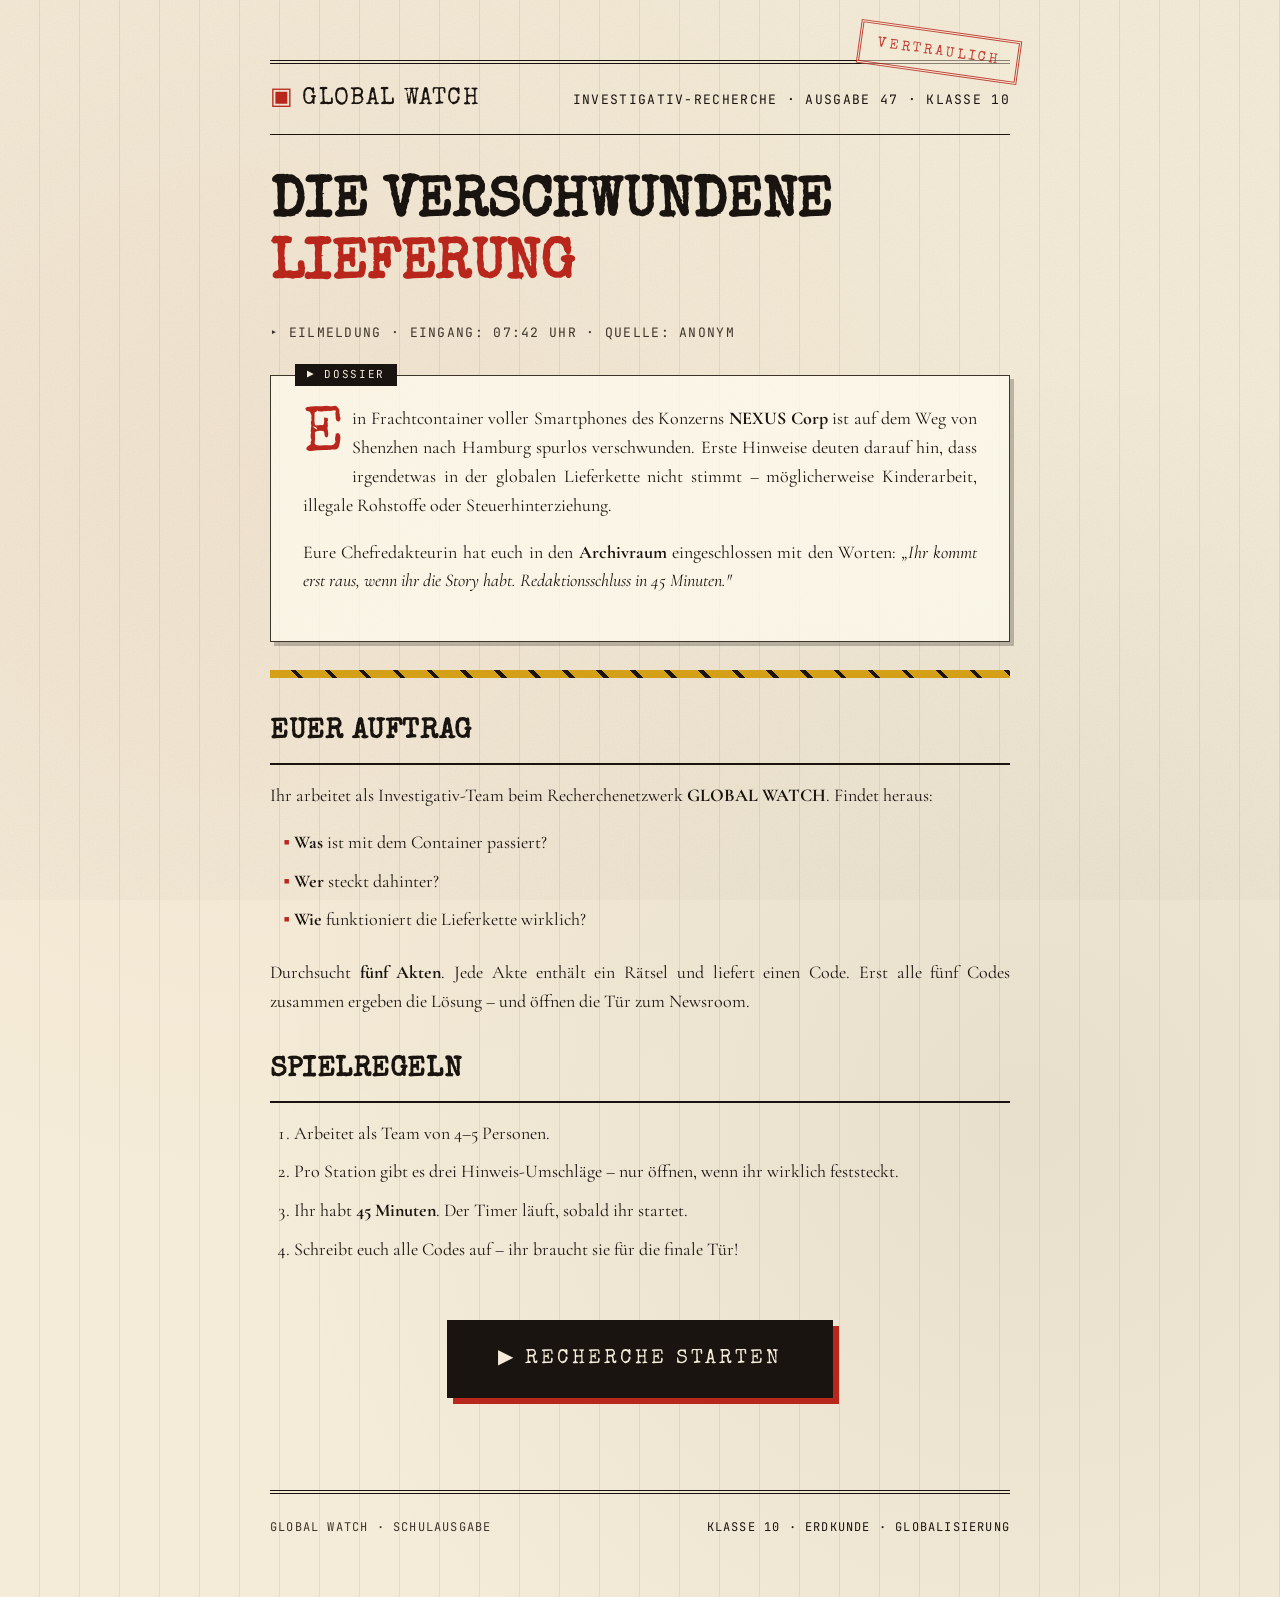
<file: index.html>
<!DOCTYPE html>
<html lang="de">
<head>
  <meta charset="UTF-8">
  <meta name="viewport" content="width=device-width, initial-scale=1.0">
  <title>GLOBAL WATCH – Die verschwundene Lieferung</title>
  <link rel="stylesheet" href="style.css">
</head>
<body>
  <div class="container">

    <header class="masthead">
      <span class="logo">Global Watch</span>
      <span>Investigativ-Recherche · Ausgabe 47 · Klasse 10</span>
    </header>

    <div class="classified-stamp">VERTRAULICH</div>

    <h1>Die verschwundene <span class="accent">Lieferung</span></h1>

    <p style="font-family: 'JetBrains Mono', monospace; font-size: 13px; letter-spacing: 0.1em; text-transform: uppercase; color: var(--ink-soft); margin-bottom: 32px;">
      ▸ Eilmeldung · Eingang: 07:42 Uhr · Quelle: anonym
    </p>

    <div class="dossier">
      <p class="dropcap">
        Ein Frachtcontainer voller Smartphones des Konzerns <strong>NEXUS Corp</strong> ist auf dem Weg von Shenzhen nach Hamburg spurlos verschwunden. Erste Hinweise deuten darauf hin, dass irgendetwas in der globalen Lieferkette nicht stimmt – möglicherweise Kinderarbeit, illegale Rohstoffe oder Steuerhinterziehung.
      </p>
      <p>
        Eure Chefredakteurin hat euch in den <strong>Archivraum</strong> eingeschlossen mit den Worten: <em>„Ihr kommt erst raus, wenn ihr die Story habt. Redaktionsschluss in 45 Minuten."</em>
      </p>
    </div>

    <div class="warning"></div>

    <h2>Euer Auftrag</h2>

    <p>Ihr arbeitet als Investigativ-Team beim Recherchenetzwerk <strong>GLOBAL WATCH</strong>. Findet heraus:</p>

    <ul>
      <li><strong>Was</strong> ist mit dem Container passiert?</li>
      <li><strong>Wer</strong> steckt dahinter?</li>
      <li><strong>Wie</strong> funktioniert die Lieferkette wirklich?</li>
    </ul>

    <p>Durchsucht <strong>fünf Akten</strong>. Jede Akte enthält ein Rätsel und liefert einen Code. Erst alle fünf Codes zusammen ergeben die Lösung – und öffnen die Tür zum Newsroom.</p>

    <h2>Spielregeln</h2>

    <ol>
      <li>Arbeitet als Team von 4–5 Personen.</li>
      <li>Pro Station gibt es drei Hinweis-Umschläge – nur öffnen, wenn ihr wirklich feststeckt.</li>
      <li>Ihr habt <strong>45 Minuten</strong>. Der Timer läuft, sobald ihr startet.</li>
      <li>Schreibt euch alle Codes auf – ihr braucht sie für die finale Tür!</li>
    </ol>

    <div style="text-align: center;">
      <a href="station1.html" class="cta-button" onclick="sessionStorage.setItem('gw_timer_start', Date.now().toString())">
        ▶ Recherche starten
      </a>
    </div>

    <footer class="station-nav">
      <span class="progress">GLOBAL WATCH · Schulausgabe</span>
      <span>Klasse 10 · Erdkunde · Globalisierung</span>
    </footer>

  </div>
</body>
</html>
</file>
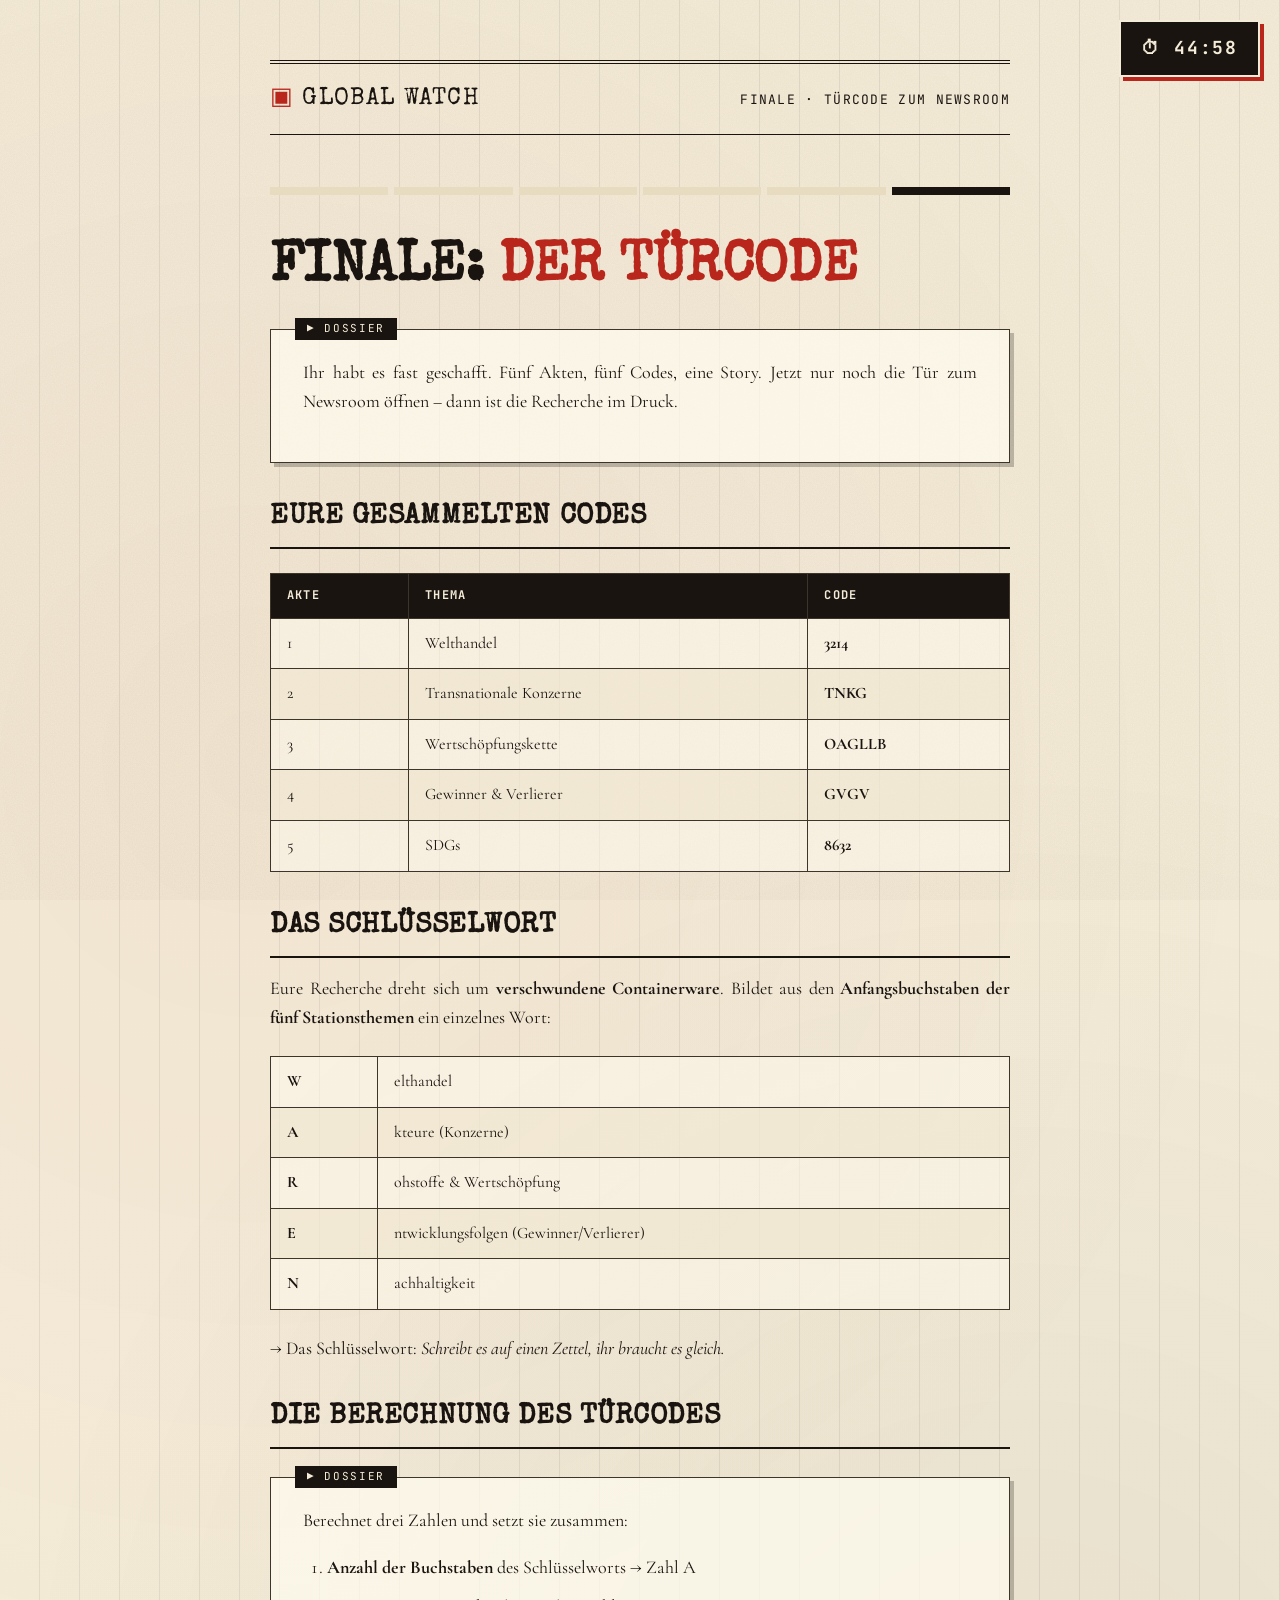
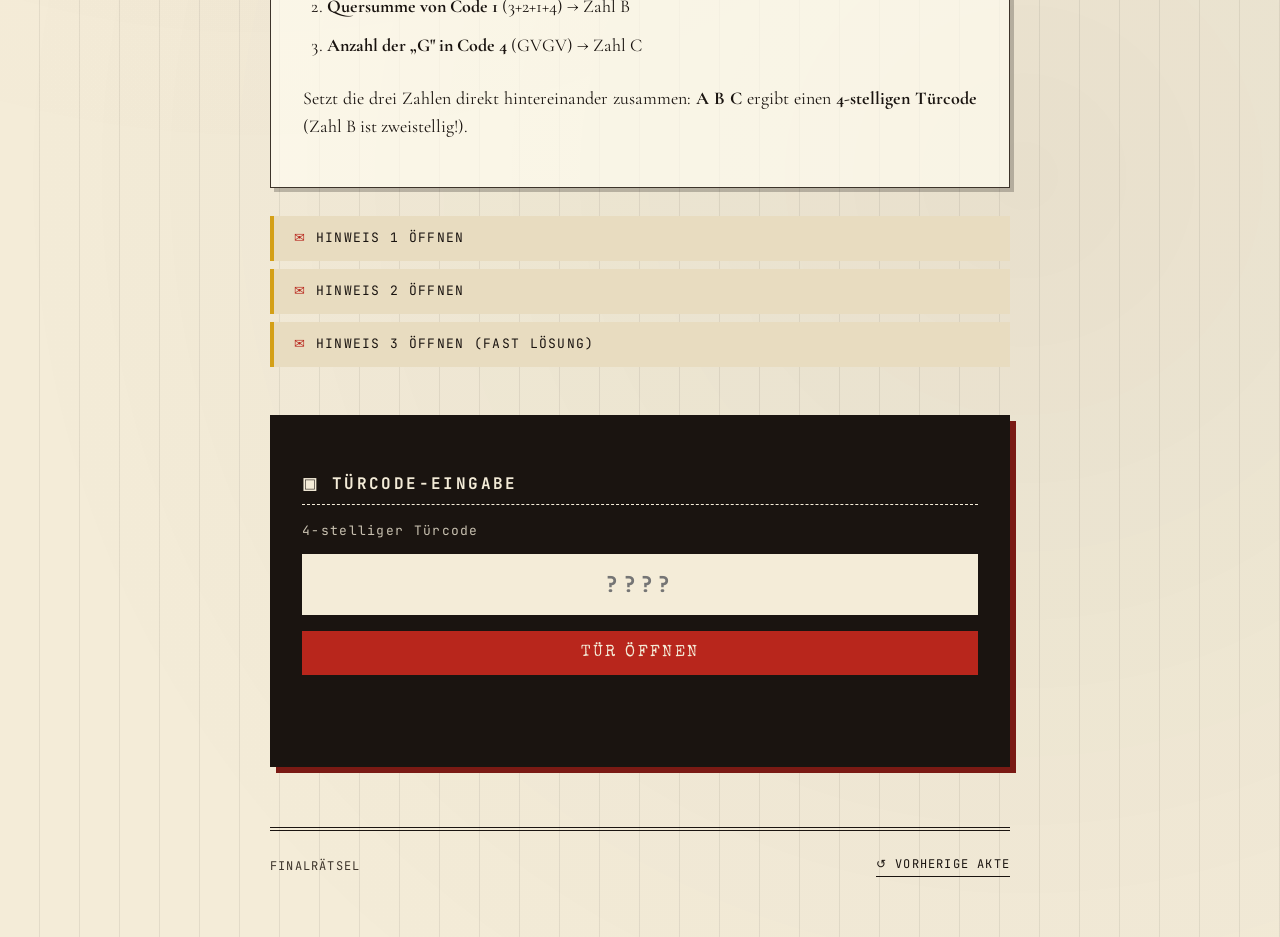
<file: final.html>
<!DOCTYPE html>
<html lang="de">
<head>
  <meta charset="UTF-8">
  <meta name="viewport" content="width=device-width, initial-scale=1.0">
  <title>Finale – Der Türcode</title>
  <link rel="stylesheet" href="style.css">
</head>
<body>
  <div class="timer" id="timer">⏱ 45:00</div>

  <div class="container">

    <header class="masthead">
      <span class="logo">Global Watch</span>
      <span>FINALE · Türcode zum Newsroom</span>
    </header>

    <div id="progress-trail" class="progress-trail"></div>

    <h1>Finale: <span class="accent">Der Türcode</span></h1>

    <div class="dossier">
      <p>Ihr habt es fast geschafft. Fünf Akten, fünf Codes, eine Story. Jetzt nur noch die Tür zum Newsroom öffnen – dann ist die Recherche im Druck.</p>
    </div>

    <h2>Eure gesammelten Codes</h2>

    <table>
      <thead>
        <tr><th>Akte</th><th>Thema</th><th>Code</th></tr>
      </thead>
      <tbody>
        <tr><td>1</td><td>Welthandel</td><td><strong>3214</strong></td></tr>
        <tr><td>2</td><td>Transnationale Konzerne</td><td><strong>TNKG</strong></td></tr>
        <tr><td>3</td><td>Wertschöpfungskette</td><td><strong>OAGLLB</strong></td></tr>
        <tr><td>4</td><td>Gewinner & Verlierer</td><td><strong>GVGV</strong></td></tr>
        <tr><td>5</td><td>SDGs</td><td><strong>8632</strong></td></tr>
      </tbody>
    </table>

    <h2>Das Schlüsselwort</h2>

    <p>Eure Recherche dreht sich um <strong>verschwundene Container­ware</strong>. Bildet aus den <strong>Anfangsbuchstaben der fünf Stationsthemen</strong> ein einzelnes Wort:</p>

    <table>
      <tbody>
        <tr><td><strong>W</strong></td><td>elthandel</td></tr>
        <tr><td><strong>A</strong></td><td>kteure (Konzerne)</td></tr>
        <tr><td><strong>R</strong></td><td>ohstoffe & Wertschöpfung</td></tr>
        <tr><td><strong>E</strong></td><td>ntwicklungsfolgen (Gewinner/Verlierer)</td></tr>
        <tr><td><strong>N</strong></td><td>achhaltigkeit</td></tr>
      </tbody>
    </table>

    <p>→ Das Schlüsselwort: <em>Schreibt es auf einen Zettel, ihr braucht es gleich.</em></p>

    <h2>Die Berechnung des Türcodes</h2>

    <div class="dossier">
      <p>Berechnet drei Zahlen und setzt sie zusammen:</p>
      <ol>
        <li><strong>Anzahl der Buchstaben</strong> des Schlüsselworts → Zahl A</li>
        <li><strong>Quersumme von Code 1</strong> (3+2+1+4) → Zahl B</li>
        <li><strong>Anzahl der „G" in Code 4</strong> (GVGV) → Zahl C</li>
      </ol>
      <p>Setzt die drei Zahlen direkt hintereinander zusammen: <strong>A B C</strong> ergibt einen <strong>4-stelligen Türcode</strong> (Zahl B ist zweistellig!).</p>
    </div>

    <div class="hints">
      <details>
        <summary>Hinweis 1 öffnen</summary>
        <div class="hint-content">
          Das Schlüsselwort hat 5 Buchstaben. Beginnt mit „W", endet auf „N".
        </div>
      </details>
      <details>
        <summary>Hinweis 2 öffnen</summary>
        <div class="hint-content">
          Zahl A = 5 (Buchstaben des Wortes WAREN). Zahl B = 3+2+1+4 = 10. Zahl C = wie oft kommt G in GVGV vor?
        </div>
      </details>
      <details>
        <summary>Hinweis 3 öffnen (fast Lösung)</summary>
        <div class="hint-content">
          A=5, B=10, C=2. Hintereinander: 5-10-2 → ohne Bindestriche: 5102. Das ist euer Türcode.
        </div>
      </details>
    </div>

    <div class="code-input-section">
      <h3>▣ Türcode-Eingabe</h3>
      <label for="code-input">4-stelliger Türcode</label>
      <input type="text" id="code-input" data-station="final" maxlength="10" placeholder="????" autocomplete="off">
      <button onclick="checkCode('final')">Tür öffnen</button>
      <div id="feedback" class="feedback"></div>
    </div>

    <footer class="station-nav">
      <span class="progress">Finalrätsel</span>
      <a href="station5.html">↺ Vorherige Akte</a>
    </footer>

  </div>

  <script src="script.js"></script>
  <script>
    startTimer(45);
    renderProgress('final');
  </script>
</body>
</html>
</file>
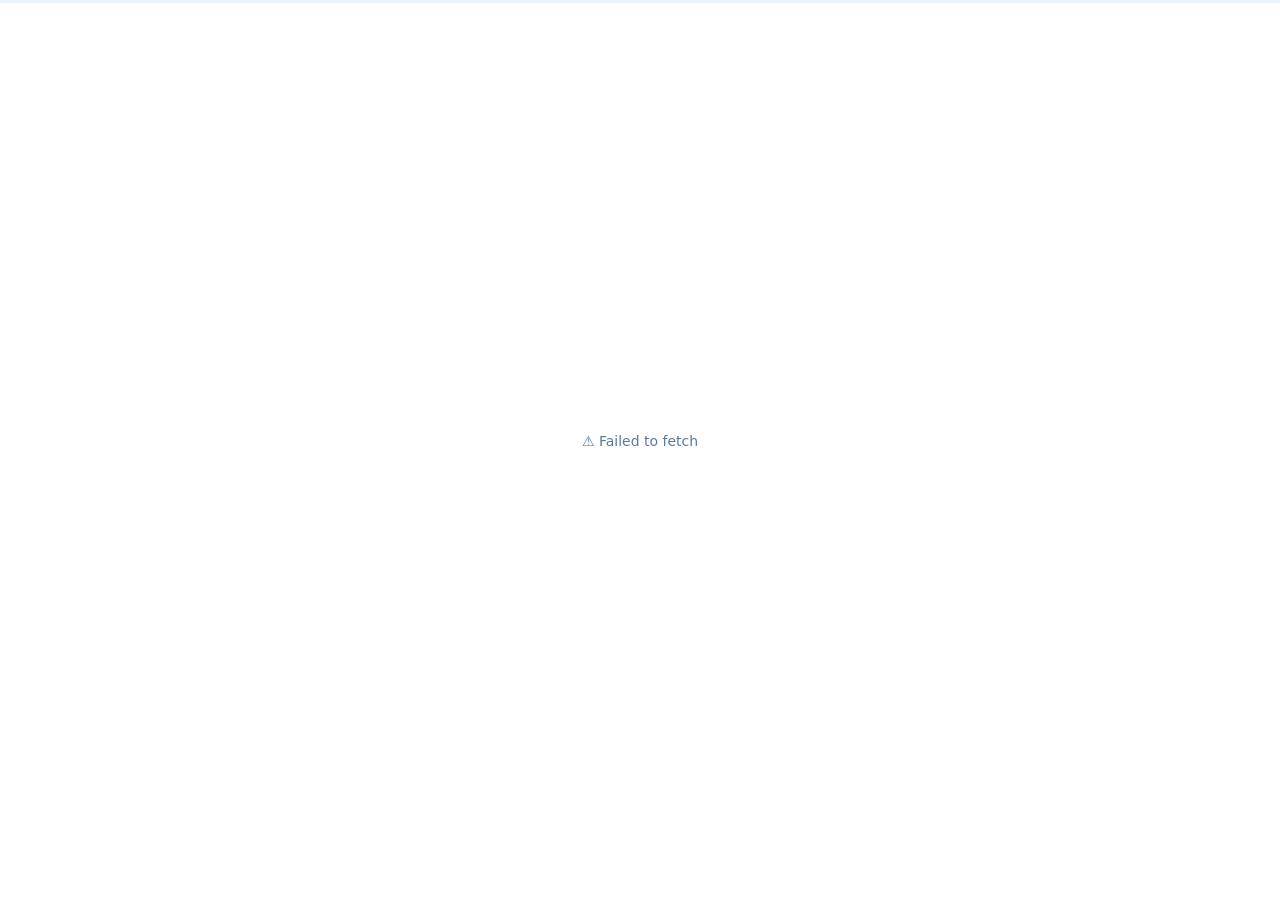
<file: news.html>
<!DOCTYPE html>
<html lang="de">
<head>
  <meta charset="UTF-8">
  <meta name="viewport" content="width=device-width, initial-scale=1.0">
  <title>Schulnews</title>
  <style>
    *, *::before, *::after { box-sizing: border-box; margin: 0; padding: 0; }

    body {
      font-family: 'Segoe UI', system-ui, sans-serif;
      background: #fff;
      color: #0a1a3a;
      height: 100vh;
      overflow: hidden;
      display: flex;
      flex-direction: column;
    }

    #progress { height: 3px; background: #eaf3fb; flex-shrink: 0; }
    #progress-fill { height: 100%; background: #29aae1; width: 0%; }

    /* ── Stage ───────────────────────────────────────────── */
    #stage { flex: 1; position: relative; overflow: hidden; }

    .slide {
      position: absolute;
      inset: 0;
      padding: 16px 20px 8px;
      display: flex;
      flex-direction: column;
      overflow: hidden;
      opacity: 0;
      transition: opacity .7s ease;
      pointer-events: none;
    }

    .slide.active { opacity: 1; pointer-events: auto; }

    /* ── Header-Bereich (feste Höhe) ────────────────────── */
    .post-date {
      font-size: 14px;
      font-weight: 700;
      text-transform: uppercase;
      letter-spacing: .1em;
      color: #5a7a9a;
      margin-bottom: 6px;
      display: flex;
      align-items: center;
      gap: 7px;
      flex-shrink: 0;
    }

    .post-date::before {
      content: '';
      width: 8px; height: 8px;
      background: #f5a623;
      border-radius: 50%;
      flex-shrink: 0;
    }

    .post-title {
      font-size: 30px;
      font-weight: 700;
      color: #0c2594;
      line-height: 1.2;
      margin-bottom: 12px;
      flex-shrink: 0;
    }

    /* ── Content-Bereich (dynamisch) ────────────────────── */
    .slide-body {
      flex: 1;
      display: flex;
      flex-direction: column;
      overflow: hidden;
      gap: 12px;
    }

    /* ── Bild-Slider ─────────────────────────────────────── */
    .img-slider {
      position: relative;
      width: 100%;
      background: #f4f8fd;
      border-radius: 10px;
      overflow: hidden;
      flex-shrink: 0;
    }

    .img-slider img {
      width: 100%;
      height: 100%;
      object-fit: contain;
      display: block;
      opacity: 0;
      position: absolute;
      top: 0; left: 0;
      transition: opacity .5s ease;
    }

    .img-slider img.visible {
      opacity: 1;
      position: relative;
    }

    .slider-dots {
      position: absolute;
      bottom: 6px;
      left: 0; right: 0;
      display: flex;
      justify-content: center;
      gap: 5px;
      pointer-events: none;
    }

    .slider-dot {
      width: 6px; height: 6px;
      border-radius: 50%;
      background: rgba(12,37,148,.25);
      transition: background .3s;
    }

    .slider-dot.on { background: #0c2594; }

    /* ── Text ────────────────────────────────────────────── */
    .post-text {
      overflow: hidden;
      flex-shrink: 0;
      color: #2a3a5a;
      line-height: 1.55;
    }

    .post-text p { margin-bottom: 10px; }
    .post-text p:last-child { margin-bottom: 0; }
    .post-text a { color: #0c2594; }

    /* ── Nav ─────────────────────────────────────────────── */
    #post-nav {
      height: 30px;
      display: flex;
      align-items: center;
      justify-content: center;
      gap: 8px;
      flex-shrink: 0;
    }

    .post-dot {
      width: 9px; height: 9px;
      border-radius: 50%;
      background: #c5d9ef;
      transition: background .3s, transform .3s;
      cursor: pointer;
    }

    .post-dot.on { background: #0c2594; transform: scale(1.25); }

    /* ── Status ──────────────────────────────────────────── */
    .state {
      display: flex; flex-direction: column;
      align-items: center; justify-content: center;
      gap: 12px; height: 100%;
      color: #5a7a9a; font-size: 14px; text-align: center;
    }

    .spinner {
      width: 28px; height: 28px;
      border: 3px solid #dde8f4;
      border-top-color: #29aae1;
      border-radius: 50%;
      animation: spin .8s linear infinite;
    }

    @keyframes spin { to { transform: rotate(360deg); } }
  </style>
</head>
<body>

<div id="progress"><div id="progress-fill"></div></div>
<div id="stage">
  <div class="slide active">
    <div class="state"><div class="spinner"></div><span>Lade Beiträge…</span></div>
  </div>
</div>
<div id="post-nav"></div>

<script>
  const API           = 'https://www.realschule-florastrasse.de/wp-json/wp/v2/posts?categories=34&per_page=5&_embed';
  const POST_DURATION = 30000;
  const IMG_DURATION  = 4000;
  const MAX_FONT      = 24;   // px – Startwert für Body-Text
  const MIN_FONT      = 14;   // px – Untergrenze
  const MIN_SLIDER_H  = 160;  // px – Mindesthöhe Bildslider

  const MONTHS = ['Januar','Februar','März','April','Mai','Juni','Juli','August',
                  'September','Oktober','November','Dezember'];

  function fmtDate(s) {
    const d = new Date(s);
    return `${d.getDate()}. ${MONTHS[d.getMonth()]} ${d.getFullYear()}`;
  }

  function parseContent(html) {
    const doc = new DOMParser().parseFromString(html || '', 'text/html');
    const imgs = [...doc.querySelectorAll('img')]
      .map(i => i.src).filter(s => s && !s.endsWith('.gif'));
    doc.querySelectorAll('figure, img').forEach(el => el.remove());
    doc.querySelectorAll('p').forEach(p => { if (!p.textContent.trim()) p.remove(); });
    return { imgs, text: doc.body.innerHTML };
  }

  function buildSlider(imgs) {
    if (!imgs.length) return '';
    const dots = imgs.length > 1
      ? `<div class="slider-dots">${imgs.map((_, i) =>
          `<span class="slider-dot${i === 0 ? ' on' : ''}"></span>`).join('')}</div>`
      : '';
    return `<div class="img-slider">
      ${imgs.map((src, i) =>
        `<img src="${src}" alt="" loading="lazy" class="${i === 0 ? 'visible' : ''}" onerror="this.remove()">`
      ).join('')}${dots}</div>`;
  }

  // ── Dynamisches Layout ──────────────────────────────────
  function autoFit(slideEl) {
    const body    = slideEl.querySelector('.slide-body');
    const slider  = slideEl.querySelector('.img-slider');
    const textEl  = slideEl.querySelector('.post-text');
    if (!body) return;

    const bodyH = body.clientHeight;
    const gap   = slider && textEl ? 12 : 0;

    if (slider && textEl) {
      // Schriftgröße so wählen dass Text + Slider in bodyH passen
      let fontSize = MAX_FONT;
      while (fontSize >= MIN_FONT) {
        textEl.style.fontSize = fontSize + 'px';
        const textH   = textEl.scrollHeight;
        const sliderH = bodyH - gap - textH;
        if (sliderH >= MIN_SLIDER_H) break;
        fontSize--;
      }
      // Slider bekommt restlichen Platz
      const textH   = textEl.scrollHeight;
      const sliderH = Math.max(MIN_SLIDER_H, bodyH - gap - textH);
      slider.style.height = sliderH + 'px';

    } else if (textEl) {
      // Nur Text: Schriftgröße so groß wie möglich ohne Überlauf
      let fontSize = MAX_FONT;
      textEl.style.fontSize = fontSize + 'px';
      while (fontSize > MIN_FONT && textEl.scrollHeight > bodyH) {
        fontSize--;
        textEl.style.fontSize = fontSize + 'px';
      }

    } else if (slider) {
      // Nur Bilder: volle Höhe
      slider.style.height = bodyH + 'px';
    }
  }

  // ── Bild-Slider ─────────────────────────────────────────
  const imgTimers = {};

  function startImgSlider(slideEl, idx) {
    if (imgTimers[idx]) clearInterval(imgTimers[idx]);
    const slider = slideEl.querySelector('.img-slider');
    if (!slider) return;
    const imgs = [...slider.querySelectorAll('img')];
    const dots = [...slider.querySelectorAll('.slider-dot')];
    if (imgs.length < 2) return;
    let cur = 0;
    imgTimers[idx] = setInterval(() => {
      imgs[cur].classList.remove('visible');
      dots[cur]?.classList.remove('on');
      cur = (cur + 1) % imgs.length;
      imgs[cur].classList.add('visible');
      dots[cur]?.classList.add('on');
    }, IMG_DURATION);
  }

  function stopImgSlider(idx) {
    clearInterval(imgTimers[idx]);
    delete imgTimers[idx];
  }

  // ── Post-Wechsel ─────────────────────────────────────────
  let current = 0, postTimer = null, progStart = 0;
  let slides = [], navDots = [];

  function showPost(idx) {
    slides[current]?.classList.remove('active');
    navDots[current]?.classList.remove('on');
    stopImgSlider(current);
    current = (idx + slides.length) % slides.length;
    slides[current].classList.add('active');
    navDots[current]?.classList.add('on');
    startImgSlider(slides[current], current);
    startProgress();
  }

  // ── Fortschrittsbalken ───────────────────────────────────
  const fill = document.getElementById('progress-fill');
  let rafId  = null;

  function startProgress() {
    progStart = Date.now();
    cancelAnimationFrame(rafId);
    fill.style.transition = 'none';
    fill.style.width = '0%';
    function tick() {
      const pct = Math.min(100, ((Date.now() - progStart) / POST_DURATION) * 100);
      fill.style.transition = 'width 1s linear';
      fill.style.width = pct + '%';
      if (pct < 100) rafId = requestAnimationFrame(tick);
    }
    requestAnimationFrame(tick);
  }

  // ── Laden ────────────────────────────────────────────────
  async function load() {
    try {
      const res   = await fetch(API);
      if (!res.ok) throw new Error('HTTP ' + res.status);
      const posts = await res.json();
      if (!posts.length) throw new Error('Keine Beiträge gefunden');

      const stage = document.getElementById('stage');
      const navEl = document.getElementById('post-nav');

      stage.innerHTML = posts.map((post, i) => {
        const { imgs, text } = parseContent(post.content?.rendered);
        return `
          <div class="slide${i === 0 ? ' active' : ''}">
            <div class="post-date">${fmtDate(post.date)}</div>
            <h2 class="post-title">${post.title?.rendered || ''}</h2>
            <div class="slide-body">
              ${buildSlider(imgs)}
              ${text ? `<div class="post-text">${text}</div>` : ''}
            </div>
          </div>`;
      }).join('');

      navEl.innerHTML = posts.map((_, i) =>
        `<span class="post-dot${i === 0 ? ' on' : ''}" data-i="${i}"></span>`).join('');

      slides   = [...stage.querySelectorAll('.slide')];
      navDots  = [...navEl.querySelectorAll('.post-dot')];

      // Layout für alle Slides berechnen (auch inaktive sind im DOM)
      slides.forEach(autoFit);

      // Klick auf Navigationspunkte
      navDots.forEach(d => d.addEventListener('click', () => {
        clearInterval(postTimer);
        showPost(+d.dataset.i);
        if (slides.length > 1)
          postTimer = setInterval(() => showPost(current + 1), POST_DURATION);
      }));

      current = 0;
      startImgSlider(slides[0], 0);
      startProgress();

      if (slides.length > 1) {
        clearInterval(postTimer);
        postTimer = setInterval(() => showPost(current + 1), POST_DURATION);
      }

    } catch (e) {
      document.getElementById('stage').innerHTML =
        `<div class="slide active"><div class="state">⚠️ ${e.message}</div></div>`;
    }
  }

  load();
  setInterval(load, 5 * 60 * 1000);

  // Layout bei Fenstergrößenänderung neu berechnen
  window.addEventListener('resize', () => slides.forEach(autoFit));
</script>

</body>
</html>
</file>
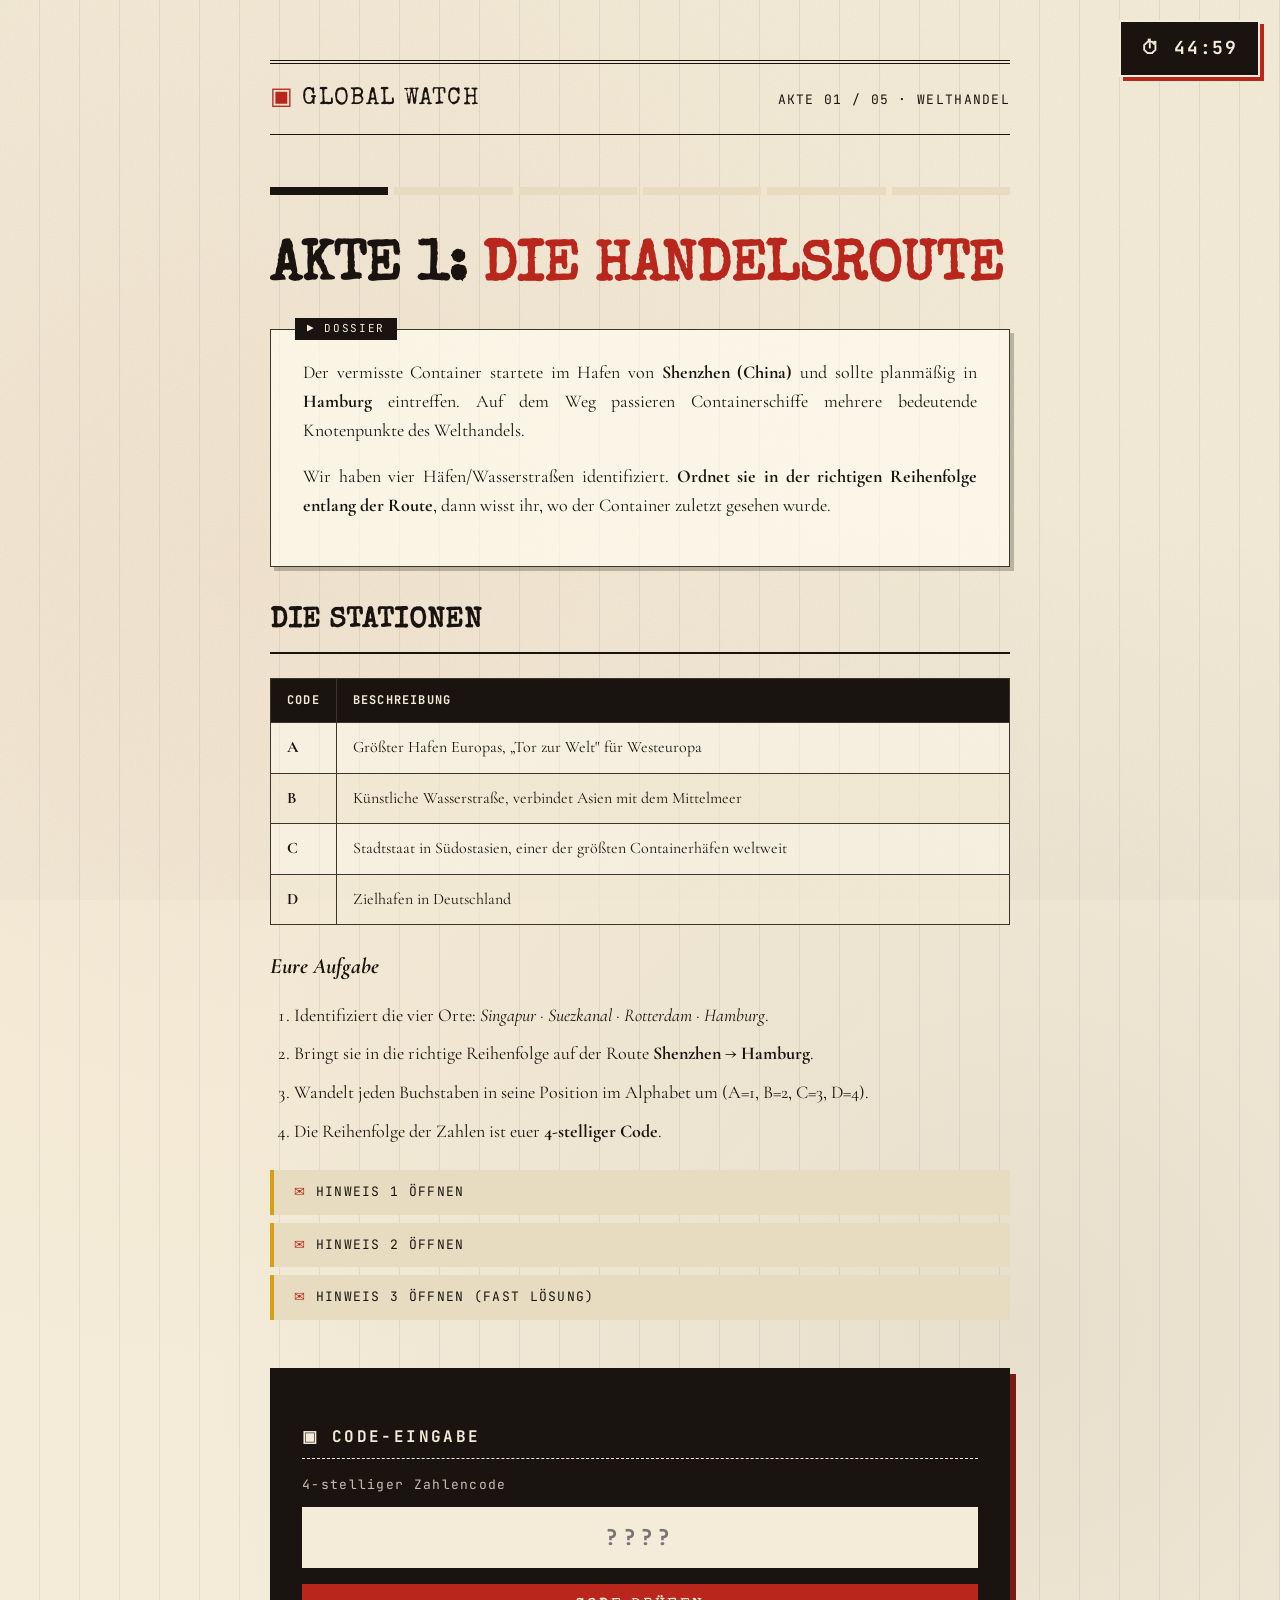
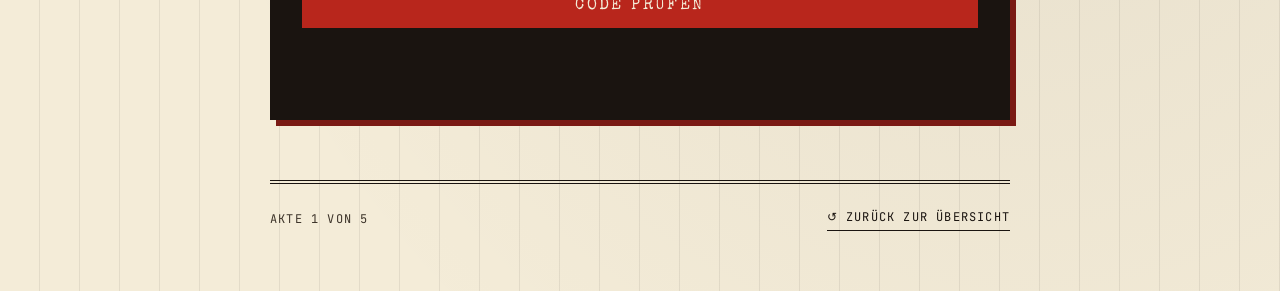
<file: station1.html>
<!DOCTYPE html>
<html lang="de">
<head>
  <meta charset="UTF-8">
  <meta name="viewport" content="width=device-width, initial-scale=1.0">
  <title>Akte 1 – Die Handelsroute</title>
  <link rel="stylesheet" href="style.css">
</head>
<body>
  <div class="timer" id="timer">⏱ 45:00</div>

  <div class="container">

    <header class="masthead">
      <span class="logo">Global Watch</span>
      <span>Akte 01 / 05 · Welthandel</span>
    </header>

    <div id="progress-trail" class="progress-trail"></div>

    <h1>Akte 1: <span class="accent">Die Handelsroute</span></h1>

    <div class="dossier">
      <p>Der vermisste Container startete im Hafen von <strong>Shenzhen (China)</strong> und sollte planmäßig in <strong>Hamburg</strong> eintreffen. Auf dem Weg passieren Containerschiffe mehrere bedeutende Knotenpunkte des Welthandels.</p>
      <p>Wir haben vier Häfen/Wasserstraßen identifiziert. <strong>Ordnet sie in der richtigen Reihenfolge entlang der Route</strong>, dann wisst ihr, wo der Container zuletzt gesehen wurde.</p>
    </div>

    <h2>Die Stationen</h2>

    <table>
      <thead>
        <tr><th style="width: 60px;">Code</th><th>Beschreibung</th></tr>
      </thead>
      <tbody>
        <tr><td><strong>A</strong></td><td>Größter Hafen Europas, „Tor zur Welt" für Westeuropa</td></tr>
        <tr><td><strong>B</strong></td><td>Künstliche Wasserstraße, verbindet Asien mit dem Mittelmeer</td></tr>
        <tr><td><strong>C</strong></td><td>Stadtstaat in Südostasien, einer der größten Containerhäfen weltweit</td></tr>
        <tr><td><strong>D</strong></td><td>Zielhafen in Deutschland</td></tr>
      </tbody>
    </table>

    <h3>Eure Aufgabe</h3>

    <ol>
      <li>Identifiziert die vier Orte: <em>Singapur · Suezkanal · Rotterdam · Hamburg</em>.</li>
      <li>Bringt sie in die richtige Reihenfolge auf der Route <strong>Shenzhen → Hamburg</strong>.</li>
      <li>Wandelt jeden Buchstaben in seine Position im Alphabet um (A=1, B=2, C=3, D=4).</li>
      <li>Die Reihenfolge der Zahlen ist euer <strong>4-stelliger Code</strong>.</li>
    </ol>

    <div class="hints">
      <details>
        <summary>Hinweis 1 öffnen</summary>
        <div class="hint-content">
          Schaut euch eine Weltkarte an: Welche Route nimmt ein Frachter von China nach Europa? Westwärts durch Südostasien, dann durch das Rote Meer ins Mittelmeer.
        </div>
      </details>
      <details>
        <summary>Hinweis 2 öffnen</summary>
        <div class="hint-content">
          Singapur liegt direkt auf der Route nach dem Verlassen Chinas. Der Suezkanal ist die berühmte „Abkürzung" ins Mittelmeer. Danach geht es nach Norden durch Gibraltar.
        </div>
      </details>
      <details>
        <summary>Hinweis 3 öffnen (fast Lösung)</summary>
        <div class="hint-content">
          Reihenfolge: Singapur (C) → Suezkanal (B) → Rotterdam (A) → Hamburg (D). Jetzt nur noch die Buchstaben in Zahlen umwandeln und in der richtigen Reihenfolge aufschreiben.
        </div>
      </details>
    </div>

    <div class="code-input-section">
      <h3>▣ Code-Eingabe</h3>
      <label for="code-input">4-stelliger Zahlencode</label>
      <input type="text" id="code-input" data-station="station1" maxlength="10" placeholder="????" autocomplete="off">
      <button onclick="checkCode('station1')">Code prüfen</button>
      <div id="feedback" class="feedback"></div>
    </div>

    <footer class="station-nav">
      <span class="progress">Akte 1 von 5</span>
      <a href="index.html">↺ Zurück zur Übersicht</a>
    </footer>

  </div>

  <script src="script.js"></script>
  <script>
    startTimer(45);
    renderProgress('station1');
  </script>
</body>
</html>
</file>
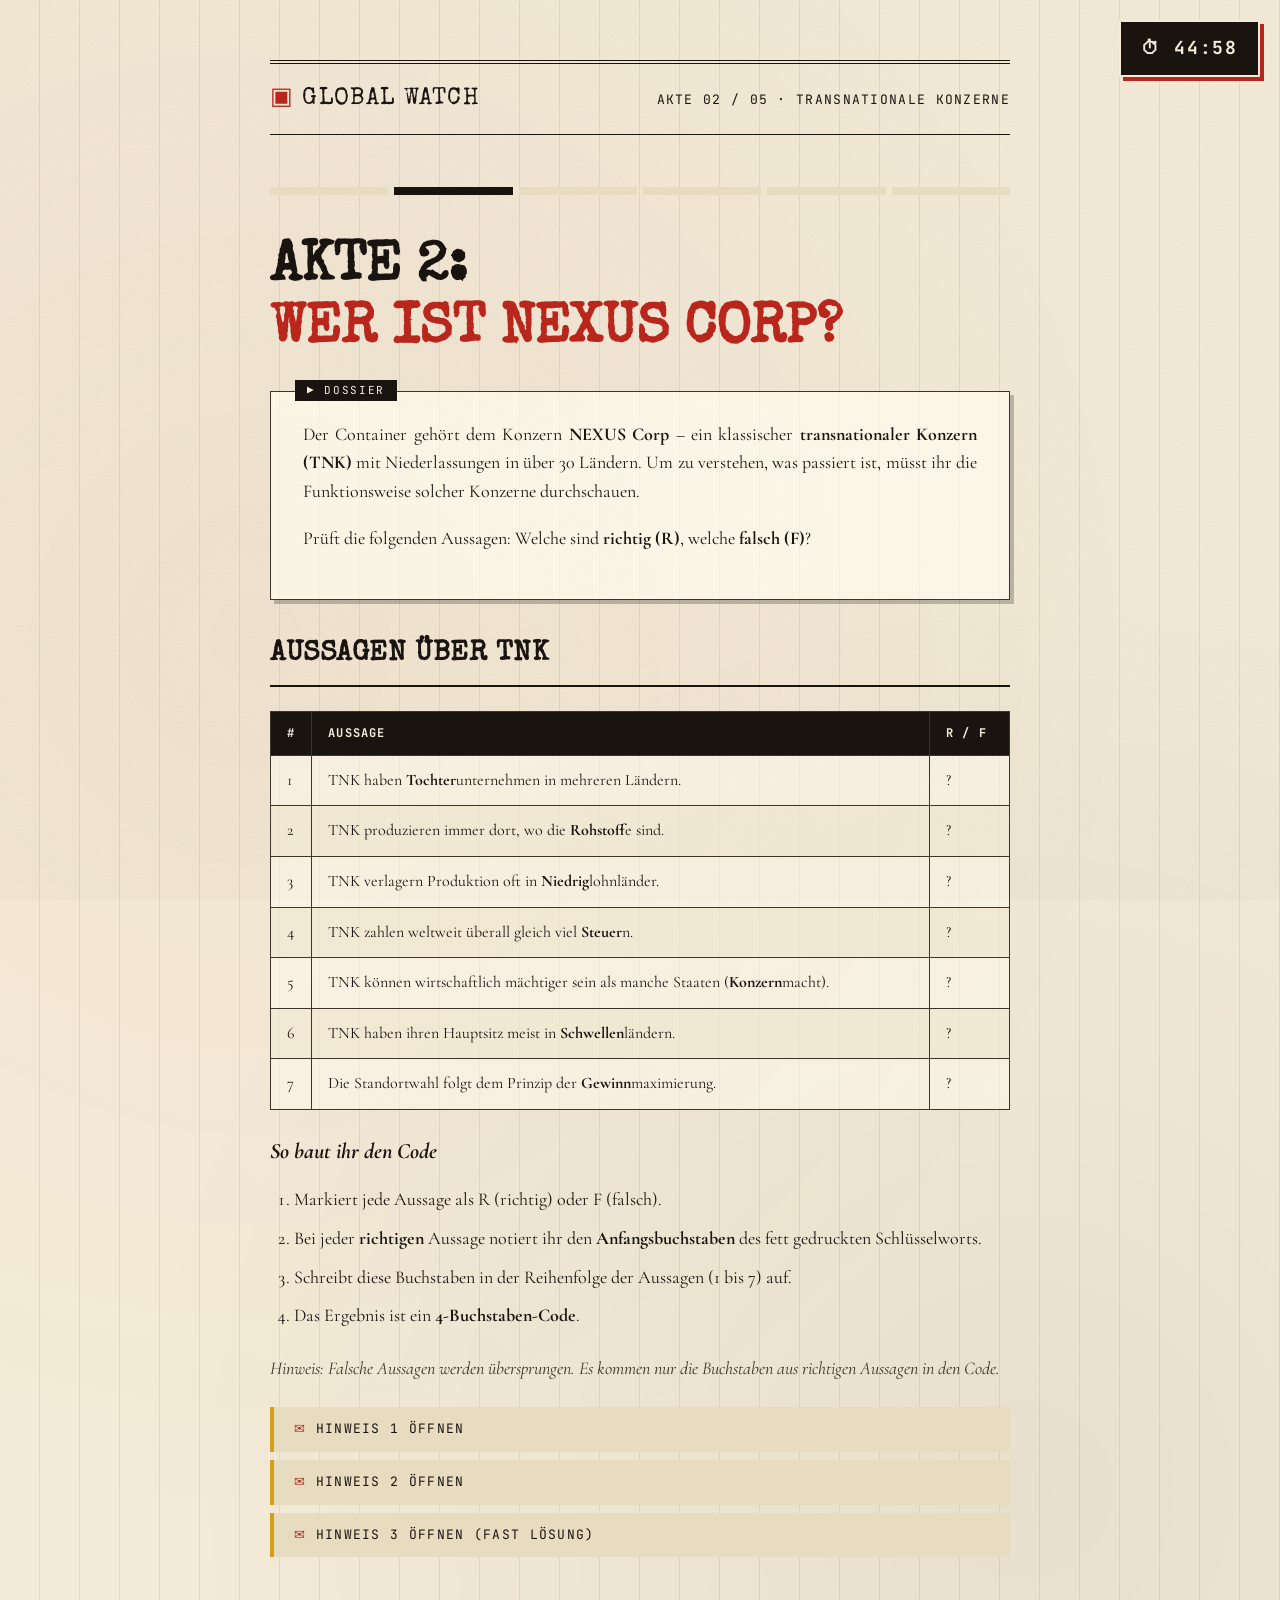
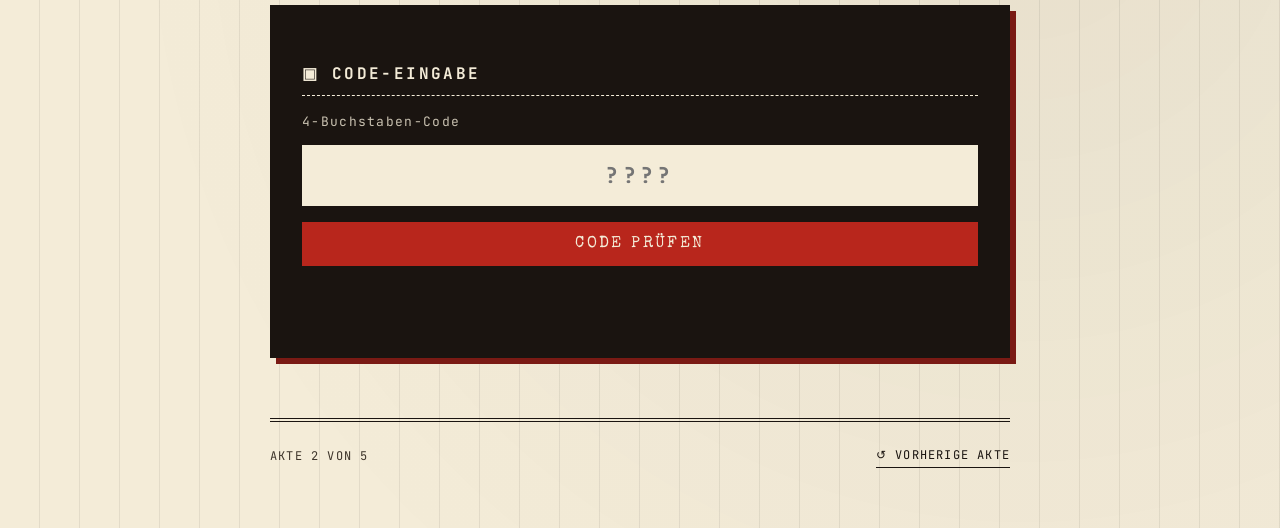
<file: station2.html>
<!DOCTYPE html>
<html lang="de">
<head>
  <meta charset="UTF-8">
  <meta name="viewport" content="width=device-width, initial-scale=1.0">
  <title>Akte 2 – Wer ist NEXUS Corp?</title>
  <link rel="stylesheet" href="style.css">
</head>
<body>
  <div class="timer" id="timer">⏱ 45:00</div>

  <div class="container">

    <header class="masthead">
      <span class="logo">Global Watch</span>
      <span>Akte 02 / 05 · Transnationale Konzerne</span>
    </header>

    <div id="progress-trail" class="progress-trail"></div>

    <h1>Akte 2: <span class="accent">Wer ist NEXUS Corp?</span></h1>

    <div class="dossier">
      <p>Der Container gehört dem Konzern <strong>NEXUS Corp</strong> – ein klassischer <strong>transnationaler Konzern (TNK)</strong> mit Niederlassungen in über 30 Ländern. Um zu verstehen, was passiert ist, müsst ihr die Funktionsweise solcher Konzerne durchschauen.</p>
      <p>Prüft die folgenden Aussagen: Welche sind <strong>richtig (R)</strong>, welche <strong>falsch (F)</strong>?</p>
    </div>

    <h2>Aussagen über TNK</h2>

    <table>
      <thead>
        <tr>
          <th style="width: 40px;">#</th>
          <th>Aussage</th>
          <th style="width: 80px;">R / F</th>
        </tr>
      </thead>
      <tbody>
        <tr><td>1</td><td>TNK haben <strong>Tochter</strong>unternehmen in mehreren Ländern.</td><td>?</td></tr>
        <tr><td>2</td><td>TNK produzieren immer dort, wo die <strong>Rohstoff</strong>e sind.</td><td>?</td></tr>
        <tr><td>3</td><td>TNK verlagern Produktion oft in <strong>Niedrig</strong>lohnländer.</td><td>?</td></tr>
        <tr><td>4</td><td>TNK zahlen weltweit überall gleich viel <strong>Steuer</strong>n.</td><td>?</td></tr>
        <tr><td>5</td><td>TNK können wirtschaftlich mächtiger sein als manche Staaten (<strong>Konzern</strong>macht).</td><td>?</td></tr>
        <tr><td>6</td><td>TNK haben ihren Hauptsitz meist in <strong>Schwellen</strong>ländern.</td><td>?</td></tr>
        <tr><td>7</td><td>Die Standortwahl folgt dem Prinzip der <strong>Gewinn</strong>maximierung.</td><td>?</td></tr>
      </tbody>
    </table>

    <h3>So baut ihr den Code</h3>

    <ol>
      <li>Markiert jede Aussage als R (richtig) oder F (falsch).</li>
      <li>Bei jeder <strong>richtigen</strong> Aussage notiert ihr den <strong>Anfangsbuchstaben</strong> des fett gedruckten Schlüsselworts.</li>
      <li>Schreibt diese Buchstaben in der Reihenfolge der Aussagen (1 bis 7) auf.</li>
      <li>Das Ergebnis ist ein <strong>4-Buchstaben-Code</strong>.</li>
    </ol>

    <p style="font-style: italic; color: var(--ink-soft);">
      Hinweis: Falsche Aussagen werden übersprungen. Es kommen nur die Buchstaben aus richtigen Aussagen in den Code.
    </p>

    <div class="hints">
      <details>
        <summary>Hinweis 1 öffnen</summary>
        <div class="hint-content">
          Denkt an bekannte TNK wie Nike, Apple, VW: Wo sitzt die Konzernzentrale – und wo wird produziert? Steueroasen sind ein wichtiges Stichwort!
        </div>
      </details>
      <details>
        <summary>Hinweis 2 öffnen</summary>
        <div class="hint-content">
          Vier Aussagen sind richtig, drei sind falsch. Die falschen sind solche, die zu vereinfachte oder unzutreffende Behauptungen aufstellen.
        </div>
      </details>
      <details>
        <summary>Hinweis 3 öffnen (fast Lösung)</summary>
        <div class="hint-content">
          Falsch sind: Nr. 2 (Rohstoffstandort ist nur EIN Faktor), Nr. 4 (Steueroptimierung führt zu sehr unterschiedlichen Steuersätzen), Nr. 6 (Hauptsitze meist in Industrieländern). Richtig: 1, 3, 5, 7. Jetzt die Anfangsbuchstaben der Schlüsselwörter nehmen.
        </div>
      </details>
    </div>

    <div class="code-input-section">
      <h3>▣ Code-Eingabe</h3>
      <label for="code-input">4-Buchstaben-Code</label>
      <input type="text" id="code-input" data-station="station2" maxlength="10" placeholder="????" autocomplete="off">
      <button onclick="checkCode('station2')">Code prüfen</button>
      <div id="feedback" class="feedback"></div>
    </div>

    <footer class="station-nav">
      <span class="progress">Akte 2 von 5</span>
      <a href="station1.html">↺ Vorherige Akte</a>
    </footer>

  </div>

  <script src="script.js"></script>
  <script>
    startTimer(45);
    renderProgress('station2');
  </script>
</body>
</html>
</file>
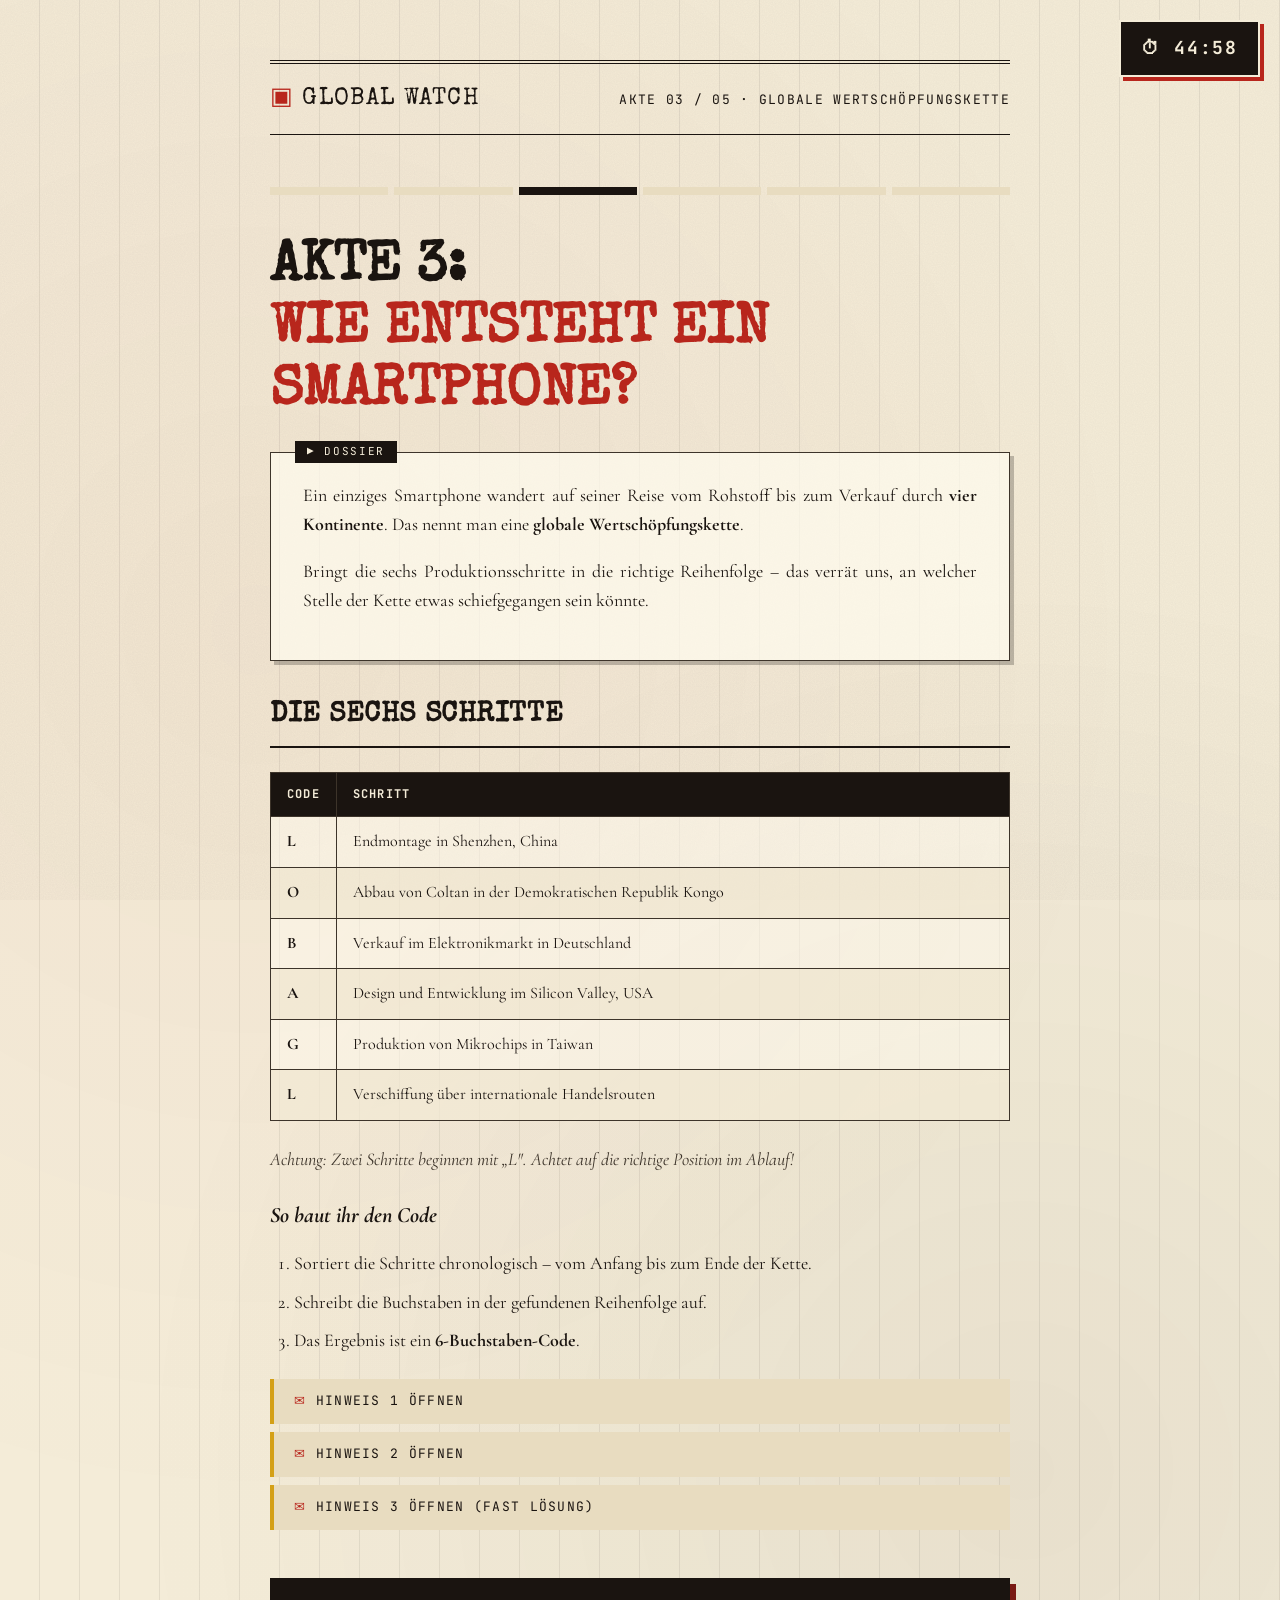
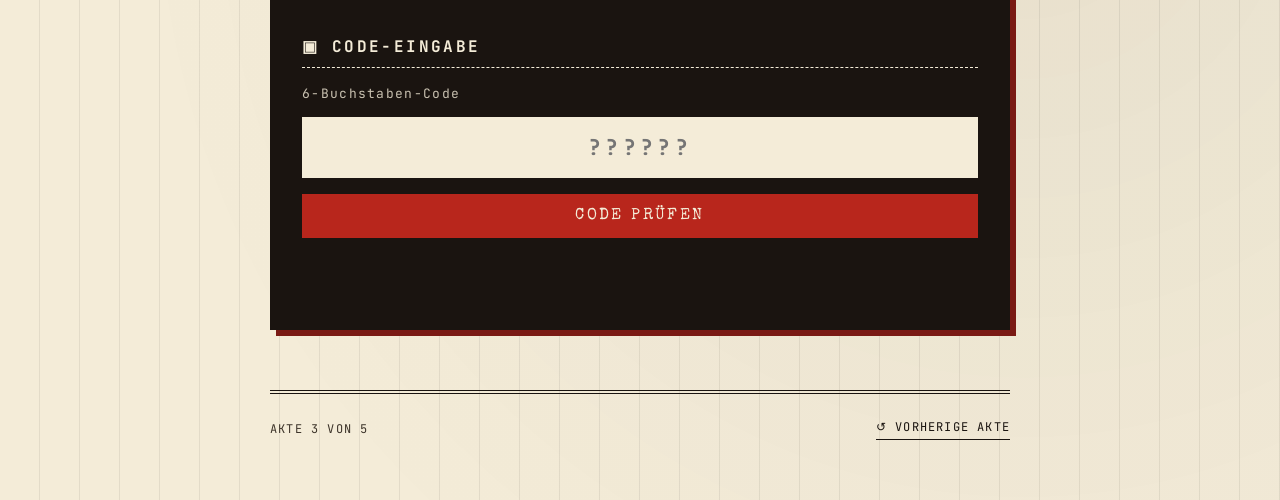
<file: station3.html>
<!DOCTYPE html>
<html lang="de">
<head>
  <meta charset="UTF-8">
  <meta name="viewport" content="width=device-width, initial-scale=1.0">
  <title>Akte 3 – Wie entsteht ein Smartphone?</title>
  <link rel="stylesheet" href="style.css">
</head>
<body>
  <div class="timer" id="timer">⏱ 45:00</div>

  <div class="container">

    <header class="masthead">
      <span class="logo">Global Watch</span>
      <span>Akte 03 / 05 · Globale Wertschöpfungskette</span>
    </header>

    <div id="progress-trail" class="progress-trail"></div>

    <h1>Akte 3: <span class="accent">Wie entsteht ein Smartphone?</span></h1>

    <div class="dossier">
      <p>Ein einziges Smartphone wandert auf seiner Reise vom Rohstoff bis zum Verkauf durch <strong>vier Kontinente</strong>. Das nennt man eine <strong>globale Wertschöpfungskette</strong>.</p>
      <p>Bringt die sechs Produktionsschritte in die richtige Reihenfolge – das verrät uns, an welcher Stelle der Kette etwas schiefgegangen sein könnte.</p>
    </div>

    <h2>Die sechs Schritte</h2>

    <table>
      <thead>
        <tr><th style="width: 60px;">Code</th><th>Schritt</th></tr>
      </thead>
      <tbody>
        <tr><td><strong>L</strong></td><td>Endmontage in Shenzhen, China</td></tr>
        <tr><td><strong>O</strong></td><td>Abbau von Coltan in der Demokratischen Republik Kongo</td></tr>
        <tr><td><strong>B</strong></td><td>Verkauf im Elektronikmarkt in Deutschland</td></tr>
        <tr><td><strong>A</strong></td><td>Design und Entwicklung im Silicon Valley, USA</td></tr>
        <tr><td><strong>G</strong></td><td>Produktion von Mikrochips in Taiwan</td></tr>
        <tr><td><strong>L</strong></td><td>Verschiffung über internationale Handelsrouten</td></tr>
      </tbody>
    </table>

    <p style="font-style: italic; color: var(--ink-soft);">
      Achtung: Zwei Schritte beginnen mit „L". Achtet auf die richtige Position im Ablauf!
    </p>

    <h3>So baut ihr den Code</h3>

    <ol>
      <li>Sortiert die Schritte chronologisch – vom Anfang bis zum Ende der Kette.</li>
      <li>Schreibt die Buchstaben in der gefundenen Reihenfolge auf.</li>
      <li>Das Ergebnis ist ein <strong>6-Buchstaben-Code</strong>.</li>
    </ol>

    <div class="hints">
      <details>
        <summary>Hinweis 1 öffnen</summary>
        <div class="hint-content">
          Was kommt zuerst – Rohstoff oder Verkauf? Denkt an die Wertschöpfungs-Pyramide: ganz unten die Rohstoffe, ganz oben der Verkauf.
        </div>
      </details>
      <details>
        <summary>Hinweis 2 öffnen</summary>
        <div class="hint-content">
          Logik: Erst die Idee (Design), dann werden Bauteile (Chips) gefertigt, dann werden sie zusammengebaut, dann transportiert, dann verkauft. Der Rohstoff steht ganz am Anfang.
        </div>
      </details>
      <details>
        <summary>Hinweis 3 öffnen (fast Lösung)</summary>
        <div class="hint-content">
          Reihenfolge: Rohstoff → Design → Mikrochips → Endmontage → Verschiffung → Verkauf. Jetzt nur noch die Buchstaben in dieser Reihenfolge aufschreiben.
        </div>
      </details>
    </div>

    <div class="code-input-section">
      <h3>▣ Code-Eingabe</h3>
      <label for="code-input">6-Buchstaben-Code</label>
      <input type="text" id="code-input" data-station="station3" maxlength="10" placeholder="??????" autocomplete="off">
      <button onclick="checkCode('station3')">Code prüfen</button>
      <div id="feedback" class="feedback"></div>
    </div>

    <footer class="station-nav">
      <span class="progress">Akte 3 von 5</span>
      <a href="station2.html">↺ Vorherige Akte</a>
    </footer>

  </div>

  <script src="script.js"></script>
  <script>
    startTimer(45);
    renderProgress('station3');
  </script>
</body>
</html>
</file>
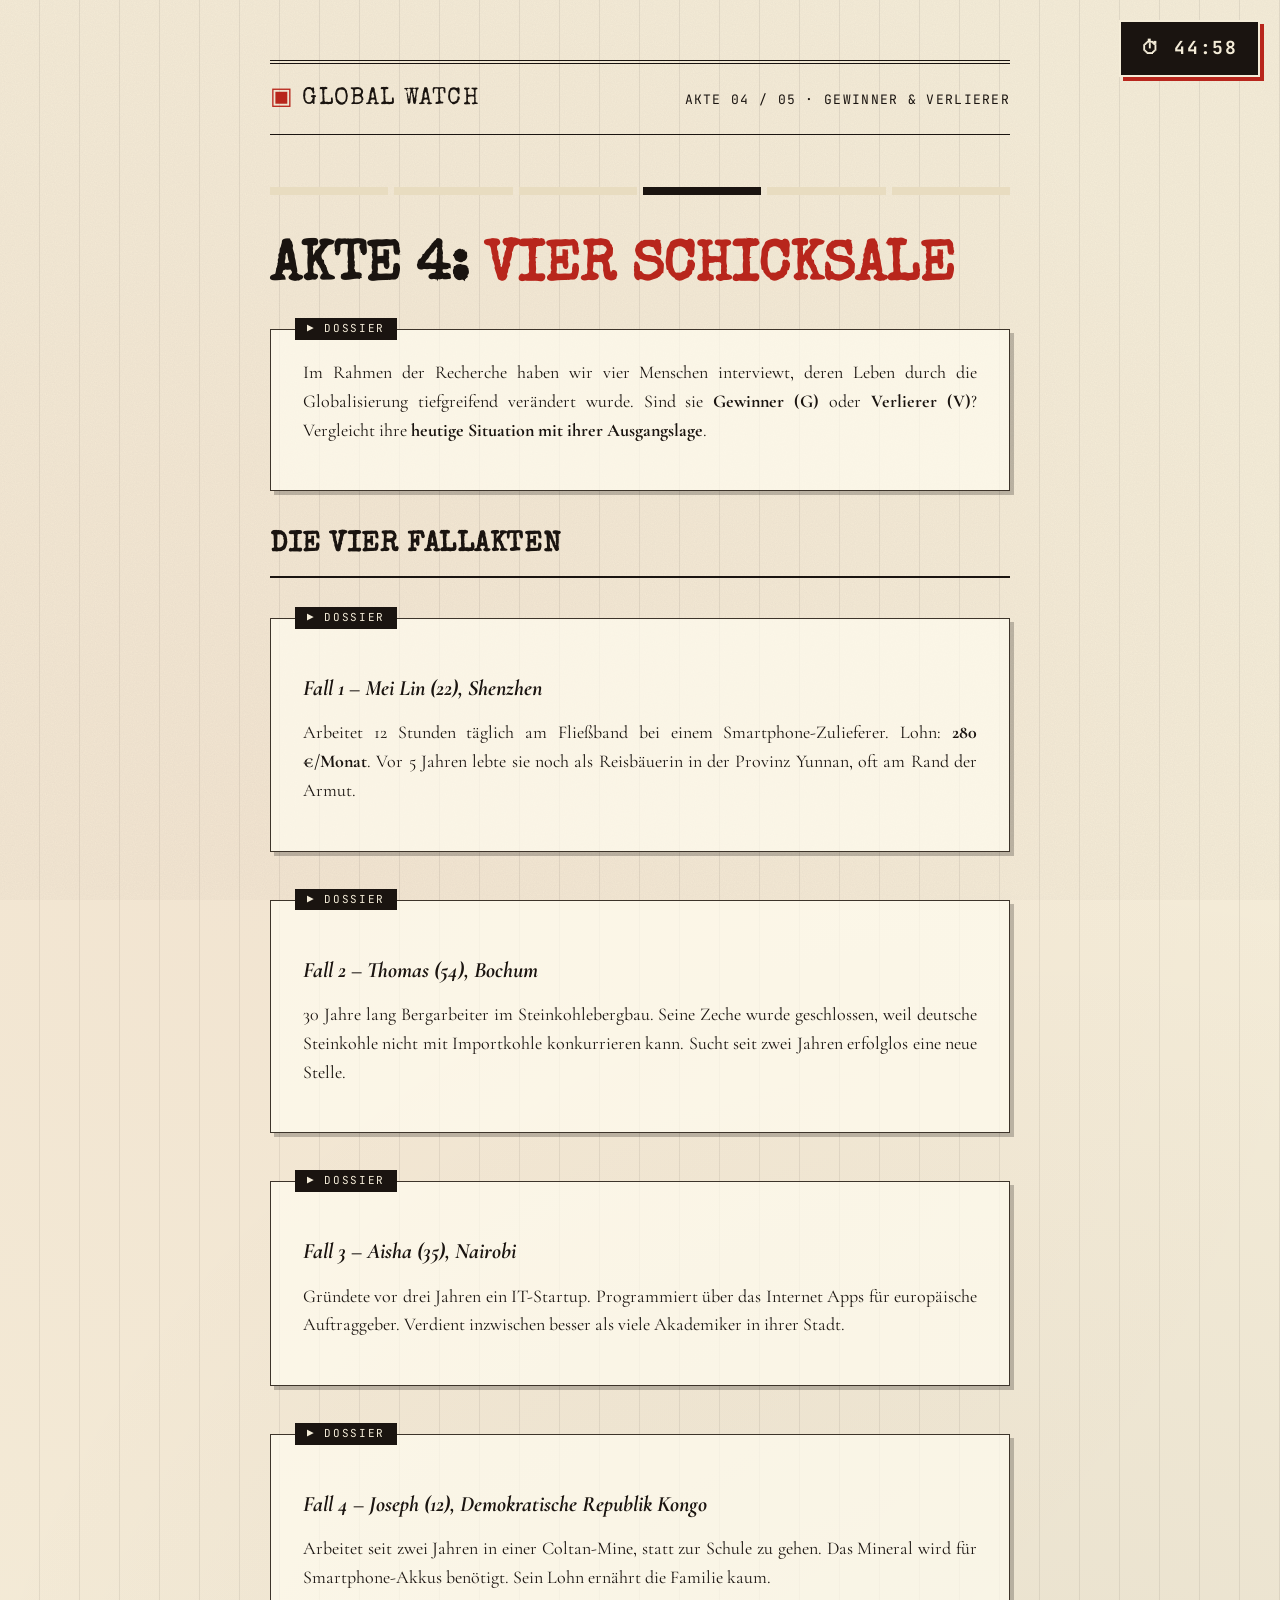
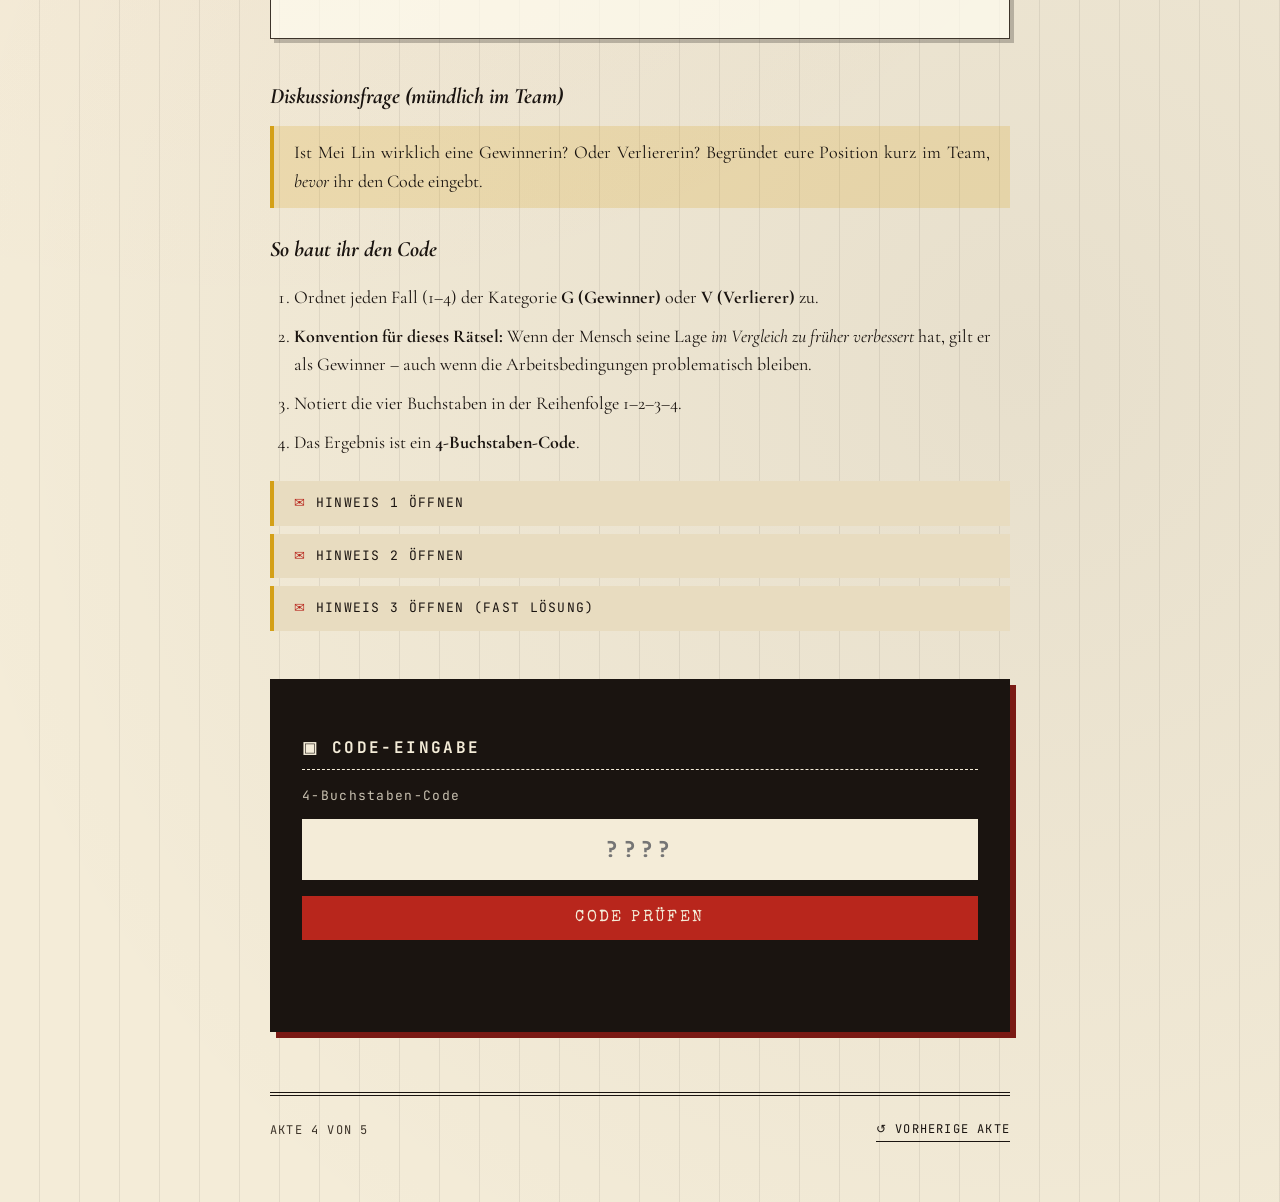
<file: station4.html>
<!DOCTYPE html>
<html lang="de">
<head>
  <meta charset="UTF-8">
  <meta name="viewport" content="width=device-width, initial-scale=1.0">
  <title>Akte 4 – Vier Schicksale</title>
  <link rel="stylesheet" href="style.css">
</head>
<body>
  <div class="timer" id="timer">⏱ 45:00</div>

  <div class="container">

    <header class="masthead">
      <span class="logo">Global Watch</span>
      <span>Akte 04 / 05 · Gewinner & Verlierer</span>
    </header>

    <div id="progress-trail" class="progress-trail"></div>

    <h1>Akte 4: <span class="accent">Vier Schicksale</span></h1>

    <div class="dossier">
      <p>Im Rahmen der Recherche haben wir vier Menschen interviewt, deren Leben durch die Globalisierung tiefgreifend verändert wurde. Sind sie <strong>Gewinner (G)</strong> oder <strong>Verlierer (V)</strong>? Vergleicht ihre <strong>heutige Situation mit ihrer Ausgangslage</strong>.</p>
    </div>

    <h2>Die vier Fallakten</h2>

    <div class="puzzle-grid">

      <div class="dossier" style="margin: 16px 0;">
        <h3>Fall 1 – Mei Lin (22), Shenzhen</h3>
        <p>Arbeitet 12 Stunden täglich am Fließband bei einem Smartphone-Zulieferer. Lohn: <strong>280 €/Monat</strong>. Vor 5 Jahren lebte sie noch als Reisbäuerin in der Provinz Yunnan, oft am Rand der Armut.</p>
      </div>

      <div class="dossier" style="margin: 16px 0;">
        <h3>Fall 2 – Thomas (54), Bochum</h3>
        <p>30 Jahre lang Bergarbeiter im Steinkohlebergbau. Seine Zeche wurde geschlossen, weil deutsche Steinkohle nicht mit Importkohle konkurrieren kann. Sucht seit zwei Jahren erfolglos eine neue Stelle.</p>
      </div>

      <div class="dossier" style="margin: 16px 0;">
        <h3>Fall 3 – Aisha (35), Nairobi</h3>
        <p>Gründete vor drei Jahren ein IT-Startup. Programmiert über das Internet Apps für europäische Auftraggeber. Verdient inzwischen besser als viele Akademiker in ihrer Stadt.</p>
      </div>

      <div class="dossier" style="margin: 16px 0;">
        <h3>Fall 4 – Joseph (12), Demokratische Republik Kongo</h3>
        <p>Arbeitet seit zwei Jahren in einer Coltan-Mine, statt zur Schule zu gehen. Das Mineral wird für Smartphone-Akkus benötigt. Sein Lohn ernährt die Familie kaum.</p>
      </div>

    </div>

    <h3>Diskussionsfrage (mündlich im Team)</h3>
    <p style="background: rgba(212, 160, 23, 0.2); padding: 12px 20px; border-left: 4px solid var(--yellow-tape);">
      Ist Mei Lin wirklich eine Gewinnerin? Oder Verliererin? Begründet eure Position kurz im Team, <em>bevor</em> ihr den Code eingebt.
    </p>

    <h3>So baut ihr den Code</h3>

    <ol>
      <li>Ordnet jeden Fall (1–4) der Kategorie <strong>G (Gewinner)</strong> oder <strong>V (Verlierer)</strong> zu.</li>
      <li><strong>Konvention für dieses Rätsel:</strong> Wenn der Mensch seine Lage <em>im Vergleich zu früher verbessert</em> hat, gilt er als Gewinner – auch wenn die Arbeitsbedingungen problematisch bleiben.</li>
      <li>Notiert die vier Buchstaben in der Reihenfolge 1–2–3–4.</li>
      <li>Das Ergebnis ist ein <strong>4-Buchstaben-Code</strong>.</li>
    </ol>

    <div class="hints">
      <details>
        <summary>Hinweis 1 öffnen</summary>
        <div class="hint-content">
          Wer hat heute MEHR als vorher? Wer hat WENIGER? Vergleicht jeden Fall mit der Ausgangslage, nicht mit einem absoluten Maßstab.
        </div>
      </details>
      <details>
        <summary>Hinweis 2 öffnen</summary>
        <div class="hint-content">
          Thomas (Strukturwandel-Verlierer) und Joseph (klares Opfer der Lieferkette) sind eindeutig V. Bei Mei Lin und Aisha hilft der Vergleich zur Ausgangssituation.
        </div>
      </details>
      <details>
        <summary>Hinweis 3 öffnen (fast Lösung)</summary>
        <div class="hint-content">
          Reihenfolge: G – V – G – V. Mei Lin gilt nach unserer Konvention als Gewinnerin (auch wenn das didaktisch diskutabel bleibt – darüber lohnt sich ein Gespräch im Nachgang).
        </div>
      </details>
    </div>

    <div class="code-input-section">
      <h3>▣ Code-Eingabe</h3>
      <label for="code-input">4-Buchstaben-Code</label>
      <input type="text" id="code-input" data-station="station4" maxlength="10" placeholder="????" autocomplete="off">
      <button onclick="checkCode('station4')">Code prüfen</button>
      <div id="feedback" class="feedback"></div>
    </div>

    <footer class="station-nav">
      <span class="progress">Akte 4 von 5</span>
      <a href="station3.html">↺ Vorherige Akte</a>
    </footer>

  </div>

  <script src="script.js"></script>
  <script>
    startTimer(45);
    renderProgress('station4');
  </script>
</body>
</html>
</file>
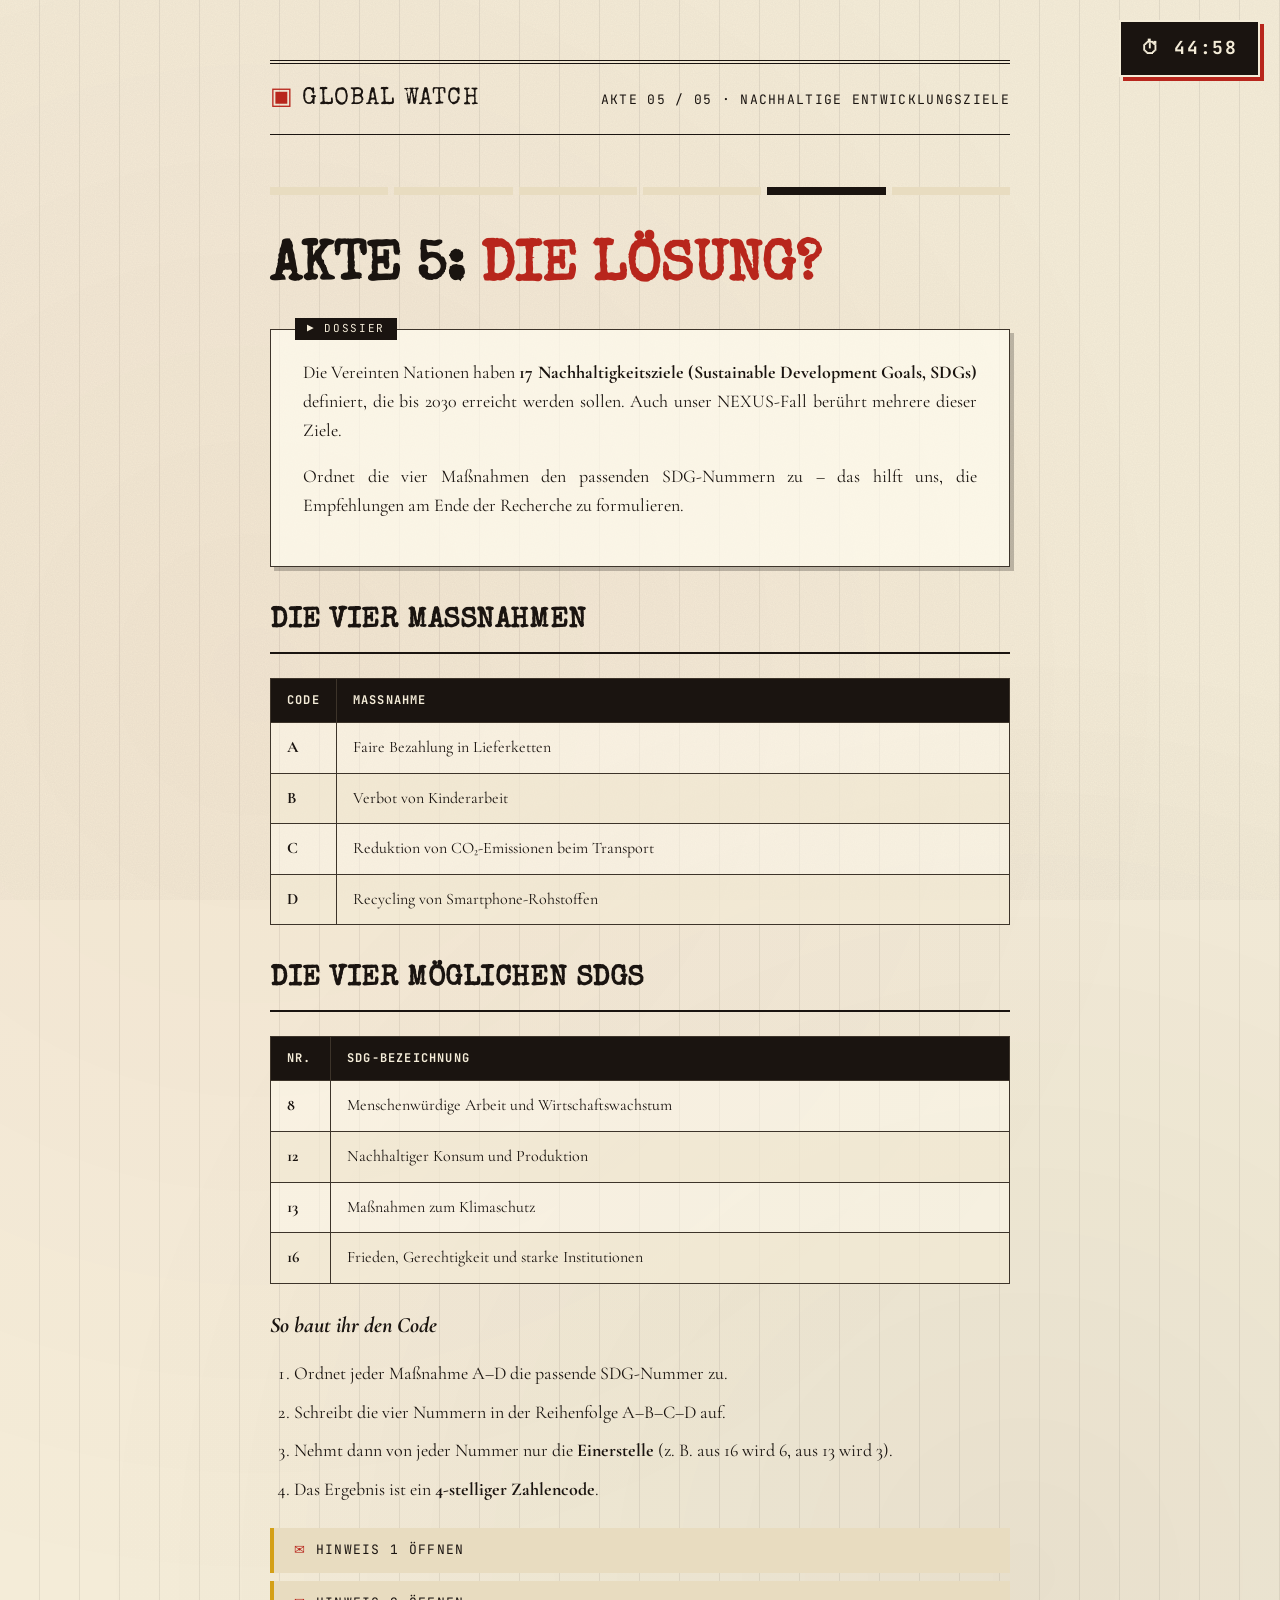
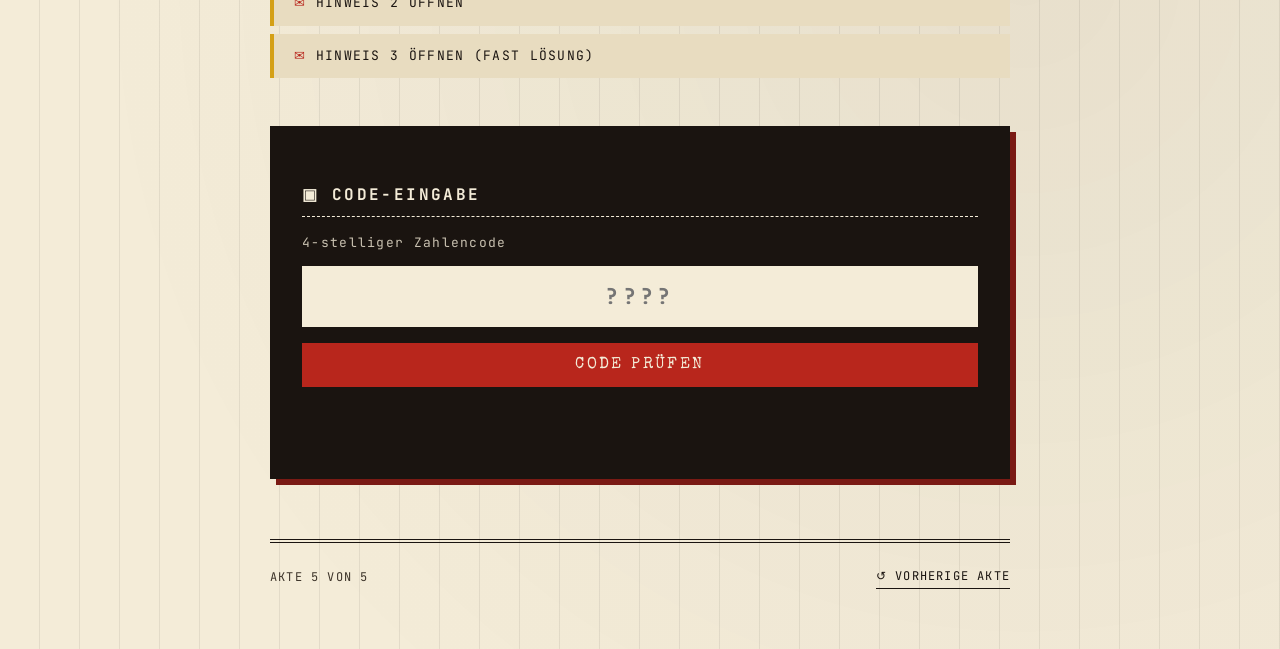
<file: station5.html>
<!DOCTYPE html>
<html lang="de">
<head>
  <meta charset="UTF-8">
  <meta name="viewport" content="width=device-width, initial-scale=1.0">
  <title>Akte 5 – Die Lösung?</title>
  <link rel="stylesheet" href="style.css">
</head>
<body>
  <div class="timer" id="timer">⏱ 45:00</div>

  <div class="container">

    <header class="masthead">
      <span class="logo">Global Watch</span>
      <span>Akte 05 / 05 · Nachhaltige Entwicklungsziele</span>
    </header>

    <div id="progress-trail" class="progress-trail"></div>

    <h1>Akte 5: <span class="accent">Die Lösung?</span></h1>

    <div class="dossier">
      <p>Die Vereinten Nationen haben <strong>17 Nachhaltigkeitsziele (Sustainable Development Goals, SDGs)</strong> definiert, die bis 2030 erreicht werden sollen. Auch unser NEXUS-Fall berührt mehrere dieser Ziele.</p>
      <p>Ordnet die vier Maßnahmen den passenden SDG-Nummern zu – das hilft uns, die Empfehlungen am Ende der Recherche zu formulieren.</p>
    </div>

    <h2>Die vier Maßnahmen</h2>

    <table>
      <thead>
        <tr><th style="width: 50px;">Code</th><th>Maßnahme</th></tr>
      </thead>
      <tbody>
        <tr><td><strong>A</strong></td><td>Faire Bezahlung in Lieferketten</td></tr>
        <tr><td><strong>B</strong></td><td>Verbot von Kinderarbeit</td></tr>
        <tr><td><strong>C</strong></td><td>Reduktion von CO₂-Emissionen beim Transport</td></tr>
        <tr><td><strong>D</strong></td><td>Recycling von Smartphone-Rohstoffen</td></tr>
      </tbody>
    </table>

    <h2>Die vier möglichen SDGs</h2>

    <table>
      <thead>
        <tr><th style="width: 60px;">Nr.</th><th>SDG-Bezeichnung</th></tr>
      </thead>
      <tbody>
        <tr><td><strong>8</strong></td><td>Menschenwürdige Arbeit und Wirtschaftswachstum</td></tr>
        <tr><td><strong>12</strong></td><td>Nachhaltiger Konsum und Produktion</td></tr>
        <tr><td><strong>13</strong></td><td>Maßnahmen zum Klimaschutz</td></tr>
        <tr><td><strong>16</strong></td><td>Frieden, Gerechtigkeit und starke Institutionen</td></tr>
      </tbody>
    </table>

    <h3>So baut ihr den Code</h3>

    <ol>
      <li>Ordnet jeder Maßnahme A–D die passende SDG-Nummer zu.</li>
      <li>Schreibt die vier Nummern in der Reihenfolge A–B–C–D auf.</li>
      <li>Nehmt dann von jeder Nummer nur die <strong>Einerstelle</strong> (z. B. aus 16 wird 6, aus 13 wird 3).</li>
      <li>Das Ergebnis ist ein <strong>4-stelliger Zahlencode</strong>.</li>
    </ol>

    <div class="hints">
      <details>
        <summary>Hinweis 1 öffnen</summary>
        <div class="hint-content">
          Schlüsselwörter helfen: „Arbeit" verweist auf SDG 8, „Konsum/Produktion" auf SDG 12, „Klima" auf SDG 13, „Gerechtigkeit/Institutionen" auf SDG 16.
        </div>
      </details>
      <details>
        <summary>Hinweis 2 öffnen</summary>
        <div class="hint-content">
          Kinderarbeit ist primär ein Gerechtigkeitsthema (SDG 16). Recycling fällt unter nachhaltigen Konsum (SDG 12). Faire Bezahlung ist menschenwürdige Arbeit (SDG 8).
        </div>
      </details>
      <details>
        <summary>Hinweis 3 öffnen (fast Lösung)</summary>
        <div class="hint-content">
          Zuordnung: A=8, B=16, C=13, D=12. Einerstellen: 8 - 6 - 3 - 2. Das ist euer Code.
        </div>
      </details>
    </div>

    <div class="code-input-section">
      <h3>▣ Code-Eingabe</h3>
      <label for="code-input">4-stelliger Zahlencode</label>
      <input type="text" id="code-input" data-station="station5" maxlength="10" placeholder="????" autocomplete="off">
      <button onclick="checkCode('station5')">Code prüfen</button>
      <div id="feedback" class="feedback"></div>
    </div>

    <footer class="station-nav">
      <span class="progress">Akte 5 von 5</span>
      <a href="station4.html">↺ Vorherige Akte</a>
    </footer>

  </div>

  <script src="script.js"></script>
  <script>
    startTimer(45);
    renderProgress('station5');
  </script>
</body>
</html>
</file>
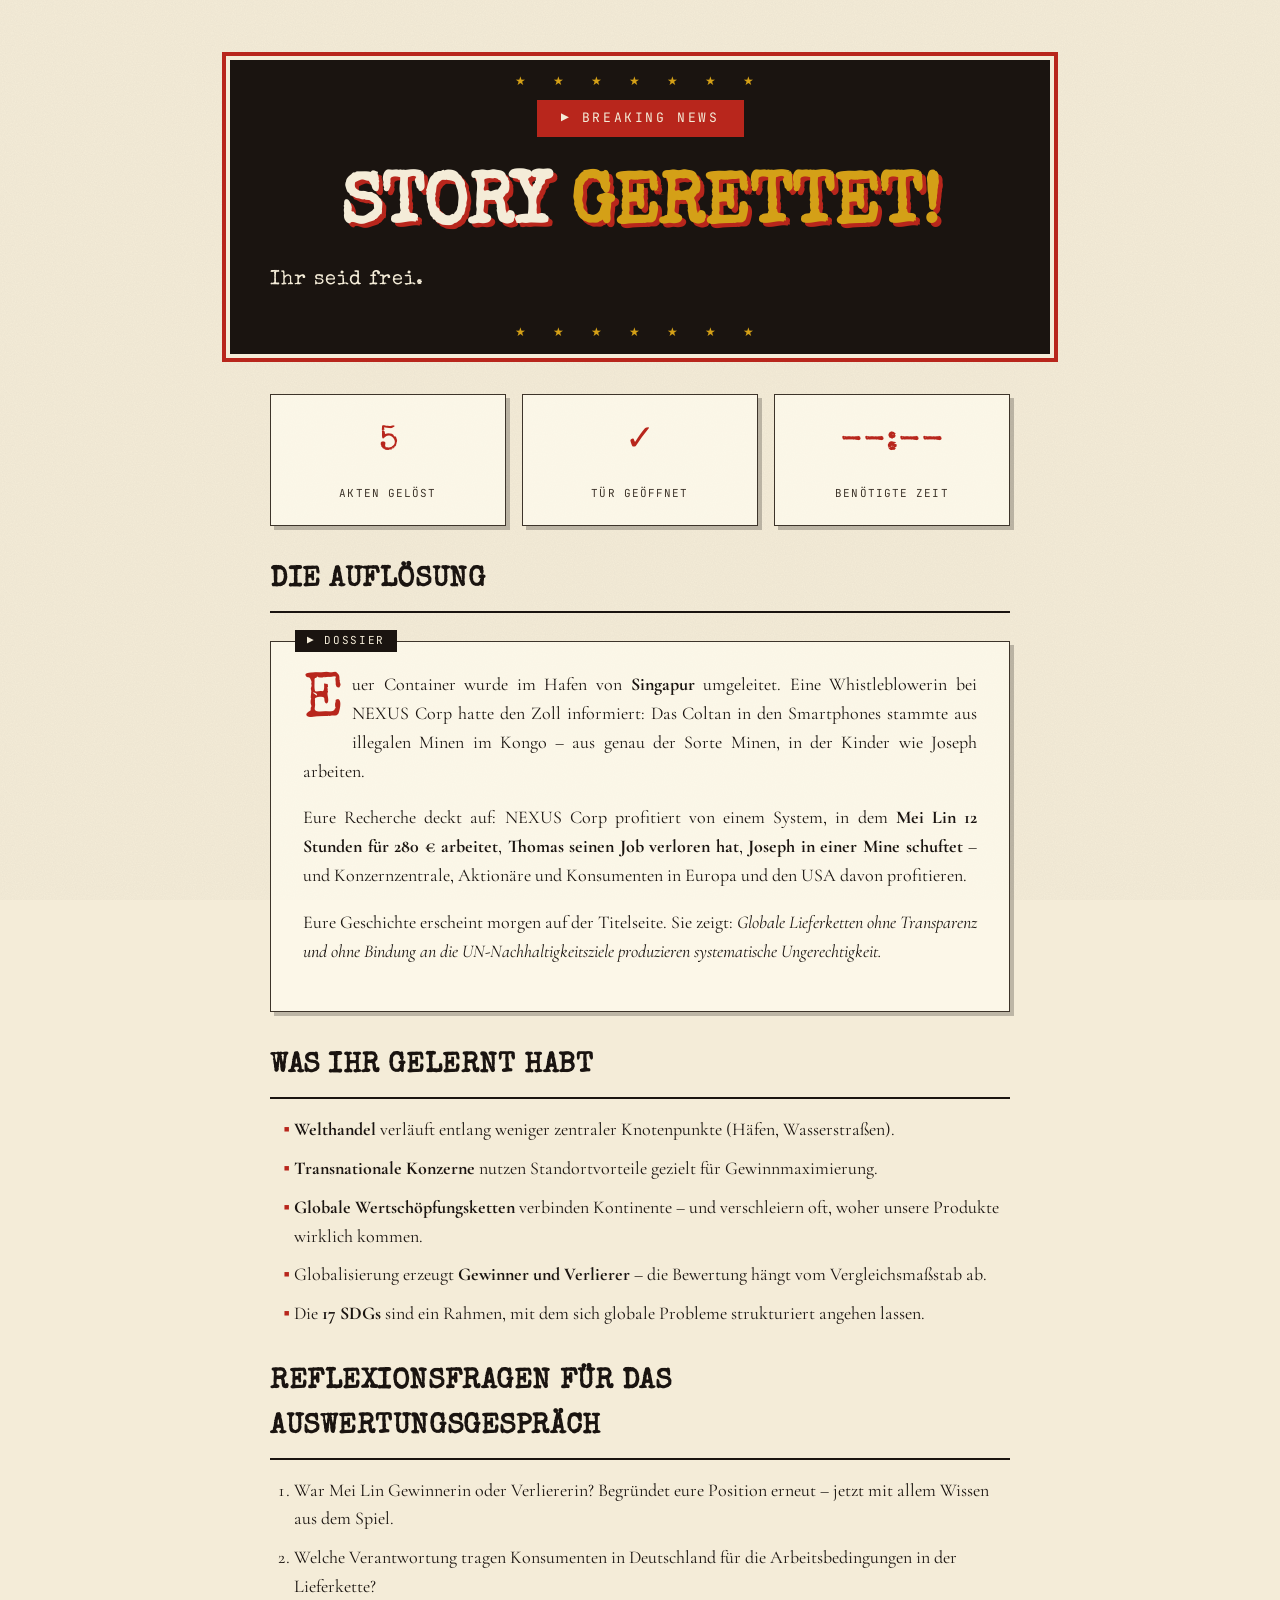
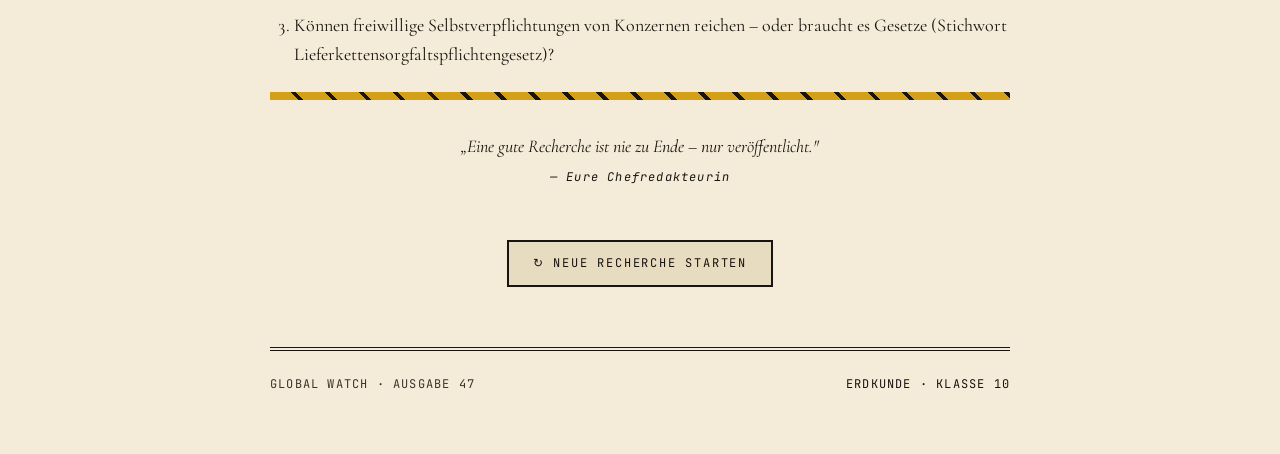
<file: success.html>
<!DOCTYPE html>
<html lang="de">
<head>
  <meta charset="UTF-8">
  <meta name="viewport" content="width=device-width, initial-scale=1.0">
  <title>Story gerettet – Ihr seid frei!</title>
  <link rel="stylesheet" href="style.css">
  <style>
    /* Spezielle Erfolgs-Effekte */
    body {
      background: var(--paper);
    }

    .success-banner {
      background: var(--ink);
      color: var(--paper);
      padding: 40px;
      text-align: center;
      margin: 0 -40px 40px;
      position: relative;
      overflow: hidden;
      box-shadow: 0 0 0 4px var(--paper), 0 0 0 8px var(--red-stamp);
    }

    .success-banner::before {
      content: "★ ★ ★ ★ ★ ★ ★";
      position: absolute;
      top: 12px;
      left: 0;
      right: 0;
      text-align: center;
      letter-spacing: 12px;
      color: var(--yellow-tape);
      font-size: 12px;
    }

    .success-banner::after {
      content: "★ ★ ★ ★ ★ ★ ★";
      position: absolute;
      bottom: 12px;
      left: 0;
      right: 0;
      text-align: center;
      letter-spacing: 12px;
      color: var(--yellow-tape);
      font-size: 12px;
    }

    .success-banner h1 {
      color: var(--paper);
      font-size: clamp(40px, 8vw, 72px);
      margin: 16px 0;
      text-shadow: 4px 4px 0 var(--red-stamp);
    }

    .success-banner h1 .accent {
      color: var(--yellow-tape);
    }

    .breaking-tag {
      display: inline-block;
      background: var(--red-stamp);
      color: var(--paper);
      padding: 8px 24px;
      font-family: 'JetBrains Mono', monospace;
      font-size: 13px;
      letter-spacing: 0.2em;
      text-transform: uppercase;
      margin-bottom: 16px;
      animation: blink 2s infinite;
    }

    @keyframes blink {
      0%, 100% { opacity: 1; }
      50% { opacity: 0.7; }
    }

    .stat-grid {
      display: grid;
      grid-template-columns: repeat(auto-fit, minmax(160px, 1fr));
      gap: 16px;
      margin: 32px 0;
    }

    .stat {
      background: rgba(255, 252, 240, 0.7);
      border: 1px solid var(--ink-soft);
      padding: 20px;
      text-align: center;
      box-shadow: 4px 4px 0 var(--shadow);
    }

    .stat .number {
      font-family: 'Special Elite', monospace;
      font-size: 36px;
      color: var(--red-stamp);
      display: block;
      margin-bottom: 4px;
    }

    .stat .label {
      font-family: 'JetBrains Mono', monospace;
      font-size: 11px;
      letter-spacing: 0.1em;
      text-transform: uppercase;
      color: var(--ink-soft);
    }

    .restart-btn {
      display: inline-block;
      background: var(--paper-dark);
      color: var(--ink);
      padding: 12px 24px;
      font-family: 'JetBrains Mono', monospace;
      font-size: 12px;
      letter-spacing: 0.15em;
      text-transform: uppercase;
      text-decoration: none;
      margin-top: 32px;
      border: 2px solid var(--ink);
      cursor: pointer;
    }

    .restart-btn:hover {
      background: var(--red-stamp);
      color: var(--paper);
      border-color: var(--red-stamp);
    }

    /* Konfetti-Animation */
    .confetti {
      position: fixed;
      width: 10px;
      height: 10px;
      pointer-events: none;
      animation: confetti-fall 3s linear forwards;
      z-index: 1000;
    }

    @keyframes confetti-fall {
      0% {
        transform: translateY(-100vh) rotate(0deg);
        opacity: 1;
      }
      100% {
        transform: translateY(100vh) rotate(720deg);
        opacity: 0;
      }
    }
  </style>
</head>
<body>
  <div class="container">

    <div class="success-banner">
      <span class="breaking-tag">▶ Breaking News</span>
      <h1>Story <span class="accent">gerettet!</span></h1>
      <p style="font-family: 'Special Elite', monospace; font-size: 20px; letter-spacing: 0.05em; margin-top: 16px; color: var(--paper);">
        Ihr seid frei.
      </p>
    </div>

    <div class="stat-grid">
      <div class="stat">
        <span class="number">5</span>
        <span class="label">Akten gelöst</span>
      </div>
      <div class="stat">
        <span class="number">✓</span>
        <span class="label">Tür geöffnet</span>
      </div>
      <div class="stat">
        <span class="number" id="final-time">--:--</span>
        <span class="label">Benötigte Zeit</span>
      </div>
    </div>

    <h2>Die Auflösung</h2>

    <div class="dossier">
      <p class="dropcap">
        Euer Container wurde im Hafen von <strong>Singapur</strong> umgeleitet. Eine Whistleblowerin bei NEXUS Corp hatte den Zoll informiert: Das Coltan in den Smartphones stammte aus illegalen Minen im Kongo – aus genau der Sorte Minen, in der Kinder wie Joseph arbeiten.
      </p>
      <p>
        Eure Recherche deckt auf: NEXUS Corp profitiert von einem System, in dem <strong>Mei Lin 12 Stunden für 280 € arbeitet</strong>, <strong>Thomas seinen Job verloren hat</strong>, <strong>Joseph in einer Mine schuftet</strong> – und Konzernzentrale, Aktionäre und Konsumenten in Europa und den USA davon profitieren.
      </p>
      <p>
        Eure Geschichte erscheint morgen auf der Titelseite. Sie zeigt: <em>Globale Lieferketten ohne Transparenz und ohne Bindung an die UN-Nachhaltigkeitsziele produzieren systematische Ungerechtigkeit.</em>
      </p>
    </div>

    <h2>Was ihr gelernt habt</h2>

    <ul>
      <li><strong>Welthandel</strong> verläuft entlang weniger zentraler Knotenpunkte (Häfen, Wasserstraßen).</li>
      <li><strong>Transnationale Konzerne</strong> nutzen Standortvorteile gezielt für Gewinnmaximierung.</li>
      <li><strong>Globale Wertschöpfungsketten</strong> verbinden Kontinente – und verschleiern oft, woher unsere Produkte wirklich kommen.</li>
      <li>Globalisierung erzeugt <strong>Gewinner und Verlierer</strong> – die Bewertung hängt vom Vergleichsmaßstab ab.</li>
      <li>Die <strong>17 SDGs</strong> sind ein Rahmen, mit dem sich globale Probleme strukturiert angehen lassen.</li>
    </ul>

    <h2>Reflexionsfragen für das Auswertungsgespräch</h2>

    <ol>
      <li>War Mei Lin Gewinnerin oder Verliererin? Begründet eure Position erneut – jetzt mit allem Wissen aus dem Spiel.</li>
      <li>Welche Verantwortung tragen Konsumenten in Deutschland für die Arbeitsbedingungen in der Lieferkette?</li>
      <li>Können freiwillige Selbstverpflichtungen von Konzernen reichen – oder braucht es Gesetze (Stichwort Lieferkettensorgfaltspflichtengesetz)?</li>
    </ol>

    <div class="warning"></div>

    <p style="text-align: center; font-style: italic; margin-top: 32px;">
      „Eine gute Recherche ist nie zu Ende – nur veröffentlicht."<br>
      <span style="font-family: 'JetBrains Mono', monospace; font-size: 12px; letter-spacing: 0.1em;">— Eure Chefredakteurin</span>
    </p>

    <div style="text-align: center;">
      <a href="#" class="restart-btn" onclick="resetGame(); return false;">↻ Neue Recherche starten</a>
    </div>

    <footer class="station-nav">
      <span class="progress">GLOBAL WATCH · Ausgabe 47</span>
      <span>Erdkunde · Klasse 10</span>
    </footer>

  </div>

  <script src="script.js"></script>
  <script>
    // Endzeit berechnen
    try {
      const start = parseInt(sessionStorage.getItem('gw_timer_start') || '0', 10);
      if (start > 0) {
        const elapsed = Math.floor((Date.now() - start) / 1000);
        const mins = Math.floor(elapsed / 60);
        const secs = elapsed % 60;
        document.getElementById('final-time').textContent =
          `${String(mins).padStart(2, '0')}:${String(secs).padStart(2, '0')}`;
      }
    } catch (e) {}

    // Konfetti
    function spawnConfetti() {
      const colors = ['#b8261c', '#d4a017', '#1a1410', '#2a5934', '#7a1a14'];
      for (let i = 0; i < 60; i++) {
        const c = document.createElement('div');
        c.className = 'confetti';
        c.style.left = Math.random() * 100 + 'vw';
        c.style.background = colors[Math.floor(Math.random() * colors.length)];
        c.style.animationDelay = (Math.random() * 2) + 's';
        c.style.animationDuration = (2 + Math.random() * 2) + 's';
        if (Math.random() > 0.5) c.style.borderRadius = '50%';
        document.body.appendChild(c);
        setTimeout(() => c.remove(), 5000);
      }
    }
    spawnConfetti();
    setTimeout(spawnConfetti, 1500);
  </script>
</body>
</html>
</file>
<file: style.css>
/* ============================================
   GLOBAL WATCH - Investigativ-Escape-Room
   Aesthetic: Newsroom / Detective-Noir
   ============================================ */

@import url('https://fonts.googleapis.com/css2?family=Special+Elite&family=Cormorant+Garamond:wght@400;600;700&family=JetBrains+Mono:wght@400;700&display=swap');

:root {
  --paper: #f4ecd8;
  --paper-dark: #e8dcc0;
  --ink: #1a1410;
  --ink-soft: #3d342a;
  --red-stamp: #b8261c;
  --red-deep: #7a1a14;
  --yellow-tape: #d4a017;
  --shadow: rgba(26, 20, 16, 0.25);
  --grid: rgba(26, 20, 16, 0.08);
}

* {
  margin: 0;
  padding: 0;
  box-sizing: border-box;
}

html, body {
  min-height: 100vh;
  background: var(--paper);
  background-image:
    radial-gradient(circle at 20% 30%, rgba(184, 38, 28, 0.04) 0%, transparent 50%),
    radial-gradient(circle at 80% 70%, rgba(26, 20, 16, 0.06) 0%, transparent 50%),
    repeating-linear-gradient(
      90deg,
      transparent 0px,
      transparent 39px,
      var(--grid) 39px,
      var(--grid) 40px
    );
  color: var(--ink);
  font-family: 'Cormorant Garamond', Georgia, serif;
  font-size: 18px;
  line-height: 1.6;
  position: relative;
  overflow-x: hidden;
}

/* Papier-Grain-Overlay */
body::before {
  content: "";
  position: fixed;
  inset: 0;
  pointer-events: none;
  z-index: 1;
  background-image: url("data:image/svg+xml,%3Csvg xmlns='http://www.w3.org/2000/svg' width='200' height='200'%3E%3Cfilter id='n'%3E%3CfeTurbulence type='fractalNoise' baseFrequency='0.9' numOctaves='2' stitchTiles='stitch'/%3E%3CfeColorMatrix values='0 0 0 0 0.1 0 0 0 0 0.08 0 0 0 0 0.06 0 0 0 0.08 0'/%3E%3C/filter%3E%3Crect width='200' height='200' filter='url(%23n)'/%3E%3C/svg%3E");
  opacity: 0.6;
  mix-blend-mode: multiply;
}

.container {
  max-width: 820px;
  margin: 0 auto;
  padding: 60px 40px;
  position: relative;
  z-index: 2;
}

/* HEADER / KOPFZEILE */
header.masthead {
  border-top: 4px double var(--ink);
  border-bottom: 1px solid var(--ink);
  padding: 16px 0;
  margin-bottom: 40px;
  display: flex;
  justify-content: space-between;
  align-items: baseline;
  font-family: 'JetBrains Mono', monospace;
  font-size: 13px;
  letter-spacing: 0.1em;
  text-transform: uppercase;
}

.masthead .logo {
  font-family: 'Special Elite', monospace;
  font-size: 24px;
  letter-spacing: 0.05em;
  text-transform: uppercase;
}

.masthead .logo::before {
  content: "▣ ";
  color: var(--red-stamp);
}

.classified-stamp {
  position: absolute;
  top: 30px;
  right: 30px;
  transform: rotate(8deg);
  font-family: 'Special Elite', monospace;
  font-size: 14px;
  letter-spacing: 0.2em;
  color: var(--red-stamp);
  border: 3px double var(--red-stamp);
  padding: 8px 16px;
  opacity: 0.85;
  z-index: 5;
  background: rgba(244, 236, 216, 0.6);
}

/* HEADINGS */
h1 {
  font-family: 'Special Elite', monospace;
  font-size: clamp(36px, 6vw, 56px);
  line-height: 1.1;
  letter-spacing: -0.01em;
  margin-bottom: 24px;
  text-transform: uppercase;
}

h1 .accent {
  color: var(--red-stamp);
  display: inline-block;
}

h2 {
  font-family: 'Special Elite', monospace;
  font-size: 28px;
  margin: 32px 0 16px;
  text-transform: uppercase;
  letter-spacing: 0.02em;
  border-bottom: 2px solid var(--ink);
  padding-bottom: 8px;
}

h3 {
  font-family: 'Cormorant Garamond', serif;
  font-weight: 700;
  font-size: 22px;
  margin: 24px 0 12px;
  font-style: italic;
}

/* PARAGRAPHS */
p {
  margin-bottom: 18px;
  text-align: justify;
  hyphens: auto;
}

p.dropcap::first-letter {
  font-family: 'Special Elite', monospace;
  font-size: 64px;
  float: left;
  line-height: 0.85;
  margin: 6px 8px 0 0;
  color: var(--red-stamp);
}

/* CARDS / RECHERCHE-NOTIZ-BOX */
.dossier {
  background: rgba(255, 252, 240, 0.7);
  border: 1px solid var(--ink-soft);
  padding: 28px 32px;
  margin: 28px 0;
  position: relative;
  box-shadow: 4px 4px 0 var(--shadow);
}

.dossier::before {
  content: "▶ DOSSIER";
  position: absolute;
  top: -12px;
  left: 24px;
  background: var(--ink);
  color: var(--paper);
  padding: 2px 12px;
  font-family: 'JetBrains Mono', monospace;
  font-size: 11px;
  letter-spacing: 0.15em;
}

.warning {
  background: var(--yellow-tape);
  background-image: repeating-linear-gradient(
    45deg,
    var(--yellow-tape) 0,
    var(--yellow-tape) 20px,
    var(--ink) 20px,
    var(--ink) 24px
  );
  height: 8px;
  margin: 20px 0;
}

/* LISTEN */
ul, ol {
  margin: 16px 0 24px 24px;
}

li {
  margin-bottom: 10px;
}

ul li::marker {
  color: var(--red-stamp);
  content: "▪ ";
}

/* TABELLEN */
table {
  width: 100%;
  border-collapse: collapse;
  margin: 24px 0;
  background: rgba(255, 252, 240, 0.5);
  font-size: 16px;
}

th, td {
  border: 1px solid var(--ink-soft);
  padding: 12px 16px;
  text-align: left;
  vertical-align: top;
}

th {
  background: var(--ink);
  color: var(--paper);
  font-family: 'JetBrains Mono', monospace;
  font-size: 12px;
  letter-spacing: 0.1em;
  text-transform: uppercase;
}

tbody tr:nth-child(even) {
  background: rgba(232, 220, 192, 0.4);
}

/* CODE-EINGABE */
.code-input-section {
  margin: 40px 0;
  padding: 32px;
  background: var(--ink);
  color: var(--paper);
  position: relative;
  box-shadow: 6px 6px 0 var(--red-deep);
}

.code-input-section h3 {
  color: var(--paper);
  font-family: 'JetBrains Mono', monospace;
  font-style: normal;
  font-size: 16px;
  letter-spacing: 0.15em;
  text-transform: uppercase;
  margin-bottom: 16px;
  border-bottom: 1px dashed var(--paper);
  padding-bottom: 8px;
}

.code-input-section label {
  display: block;
  font-family: 'JetBrains Mono', monospace;
  font-size: 13px;
  letter-spacing: 0.1em;
  margin-bottom: 12px;
  opacity: 0.8;
}

.code-input-section input[type="text"] {
  width: 100%;
  background: var(--paper);
  color: var(--ink);
  border: none;
  padding: 16px 20px;
  font-family: 'JetBrains Mono', monospace;
  font-size: 22px;
  font-weight: 700;
  letter-spacing: 0.2em;
  text-align: center;
  text-transform: uppercase;
  outline: none;
}

.code-input-section input[type="text"]:focus {
  box-shadow: inset 0 0 0 3px var(--red-stamp);
}

.code-input-section button {
  margin-top: 16px;
  background: var(--red-stamp);
  color: var(--paper);
  border: none;
  padding: 14px 32px;
  font-family: 'Special Elite', monospace;
  font-size: 16px;
  letter-spacing: 0.15em;
  text-transform: uppercase;
  cursor: pointer;
  transition: all 0.2s ease;
  width: 100%;
}

.code-input-section button:hover {
  background: var(--paper);
  color: var(--red-stamp);
  letter-spacing: 0.25em;
}

.feedback {
  margin-top: 16px;
  padding: 12px;
  font-family: 'JetBrains Mono', monospace;
  font-size: 14px;
  text-align: center;
  letter-spacing: 0.05em;
  min-height: 44px;
  display: flex;
  align-items: center;
  justify-content: center;
}

.feedback.error {
  background: var(--red-deep);
  color: var(--paper);
  animation: shake 0.4s;
}

.feedback.success {
  background: #2a5934;
  color: var(--paper);
}

@keyframes shake {
  0%, 100% { transform: translateX(0); }
  25% { transform: translateX(-8px); }
  75% { transform: translateX(8px); }
}

/* TIPP-AKKORDEON */
.hints {
  margin: 24px 0;
}

.hints summary {
  background: var(--paper-dark);
  border-left: 4px solid var(--yellow-tape);
  padding: 12px 20px;
  font-family: 'JetBrains Mono', monospace;
  font-size: 13px;
  letter-spacing: 0.1em;
  text-transform: uppercase;
  cursor: pointer;
  list-style: none;
  margin-bottom: 8px;
  transition: all 0.2s;
}

.hints summary::before {
  content: "✉ ";
  color: var(--red-stamp);
}

.hints summary:hover {
  background: var(--yellow-tape);
}

.hints details[open] summary {
  background: var(--yellow-tape);
}

.hints .hint-content {
  background: rgba(212, 160, 23, 0.15);
  border-left: 4px solid var(--yellow-tape);
  padding: 16px 24px;
  margin-bottom: 12px;
  font-style: italic;
}

/* NAVIGATION FOOTER */
footer.station-nav {
  margin-top: 60px;
  padding-top: 24px;
  border-top: 4px double var(--ink);
  display: flex;
  justify-content: space-between;
  align-items: center;
  font-family: 'JetBrains Mono', monospace;
  font-size: 12px;
  letter-spacing: 0.1em;
  text-transform: uppercase;
}

footer.station-nav .progress {
  color: var(--ink-soft);
}

footer.station-nav a {
  color: var(--ink);
  text-decoration: none;
  border-bottom: 1px solid var(--ink);
  padding-bottom: 2px;
  transition: all 0.2s;
}

footer.station-nav a:hover {
  color: var(--red-stamp);
  border-bottom-color: var(--red-stamp);
}

/* CTA-BUTTON FÜR STARTSEITE */
.cta-button {
  display: inline-block;
  background: var(--ink);
  color: var(--paper);
  padding: 20px 48px;
  font-family: 'Special Elite', monospace;
  font-size: 20px;
  letter-spacing: 0.15em;
  text-transform: uppercase;
  text-decoration: none;
  margin: 32px 0;
  border: 3px solid var(--ink);
  transition: all 0.25s ease;
  box-shadow: 6px 6px 0 var(--red-stamp);
}

.cta-button:hover {
  background: var(--red-stamp);
  border-color: var(--red-stamp);
  transform: translate(2px, 2px);
  box-shadow: 4px 4px 0 var(--ink);
}

/* TIMER */
.timer {
  position: fixed;
  top: 20px;
  right: 20px;
  background: var(--ink);
  color: var(--paper);
  padding: 12px 20px;
  font-family: 'JetBrains Mono', monospace;
  font-size: 18px;
  font-weight: 700;
  letter-spacing: 0.1em;
  z-index: 100;
  box-shadow: 4px 4px 0 var(--red-stamp);
  border: 2px solid var(--paper);
}

.timer.warning-time {
  background: var(--red-stamp);
  animation: pulse 1s infinite;
}

@keyframes pulse {
  0%, 100% { opacity: 1; }
  50% { opacity: 0.7; }
}

/* PROGRESS BAR */
.progress-trail {
  display: flex;
  gap: 6px;
  margin-bottom: 32px;
  padding: 12px 0;
}

.progress-trail .step {
  flex: 1;
  height: 8px;
  background: var(--paper-dark);
  position: relative;
}

.progress-trail .step.done {
  background: var(--red-stamp);
}

.progress-trail .step.current {
  background: var(--ink);
}

/* RÄTSEL-INPUT-FELDER */
.puzzle-grid {
  display: grid;
  gap: 16px;
  margin: 24px 0;
}

.puzzle-item {
  background: rgba(255, 252, 240, 0.7);
  border: 1px solid var(--ink-soft);
  padding: 16px 20px;
  display: flex;
  justify-content: space-between;
  align-items: center;
  gap: 16px;
}

.puzzle-item .label {
  flex: 1;
}

.puzzle-item select,
.puzzle-item input[type="text"] {
  background: var(--paper);
  border: 2px solid var(--ink);
  padding: 8px 12px;
  font-family: 'JetBrains Mono', monospace;
  font-size: 16px;
  min-width: 100px;
}

/* RESPONSIVE */
@media (max-width: 640px) {
  .container {
    padding: 30px 20px;
  }
  header.masthead {
    flex-direction: column;
    gap: 8px;
    align-items: flex-start;
  }
  .classified-stamp {
    position: relative;
    top: auto;
    right: auto;
    display: inline-block;
    margin-bottom: 20px;
  }
  .timer {
    top: 10px;
    right: 10px;
    font-size: 14px;
    padding: 8px 12px;
  }
  footer.station-nav {
    flex-direction: column;
    gap: 16px;
    align-items: flex-start;
  }
  body {
    font-size: 16px;
  }
}

/* PRINT */
@media print {
  body { background: white; }
  .timer, .code-input-section button { display: none; }
}
</file>
